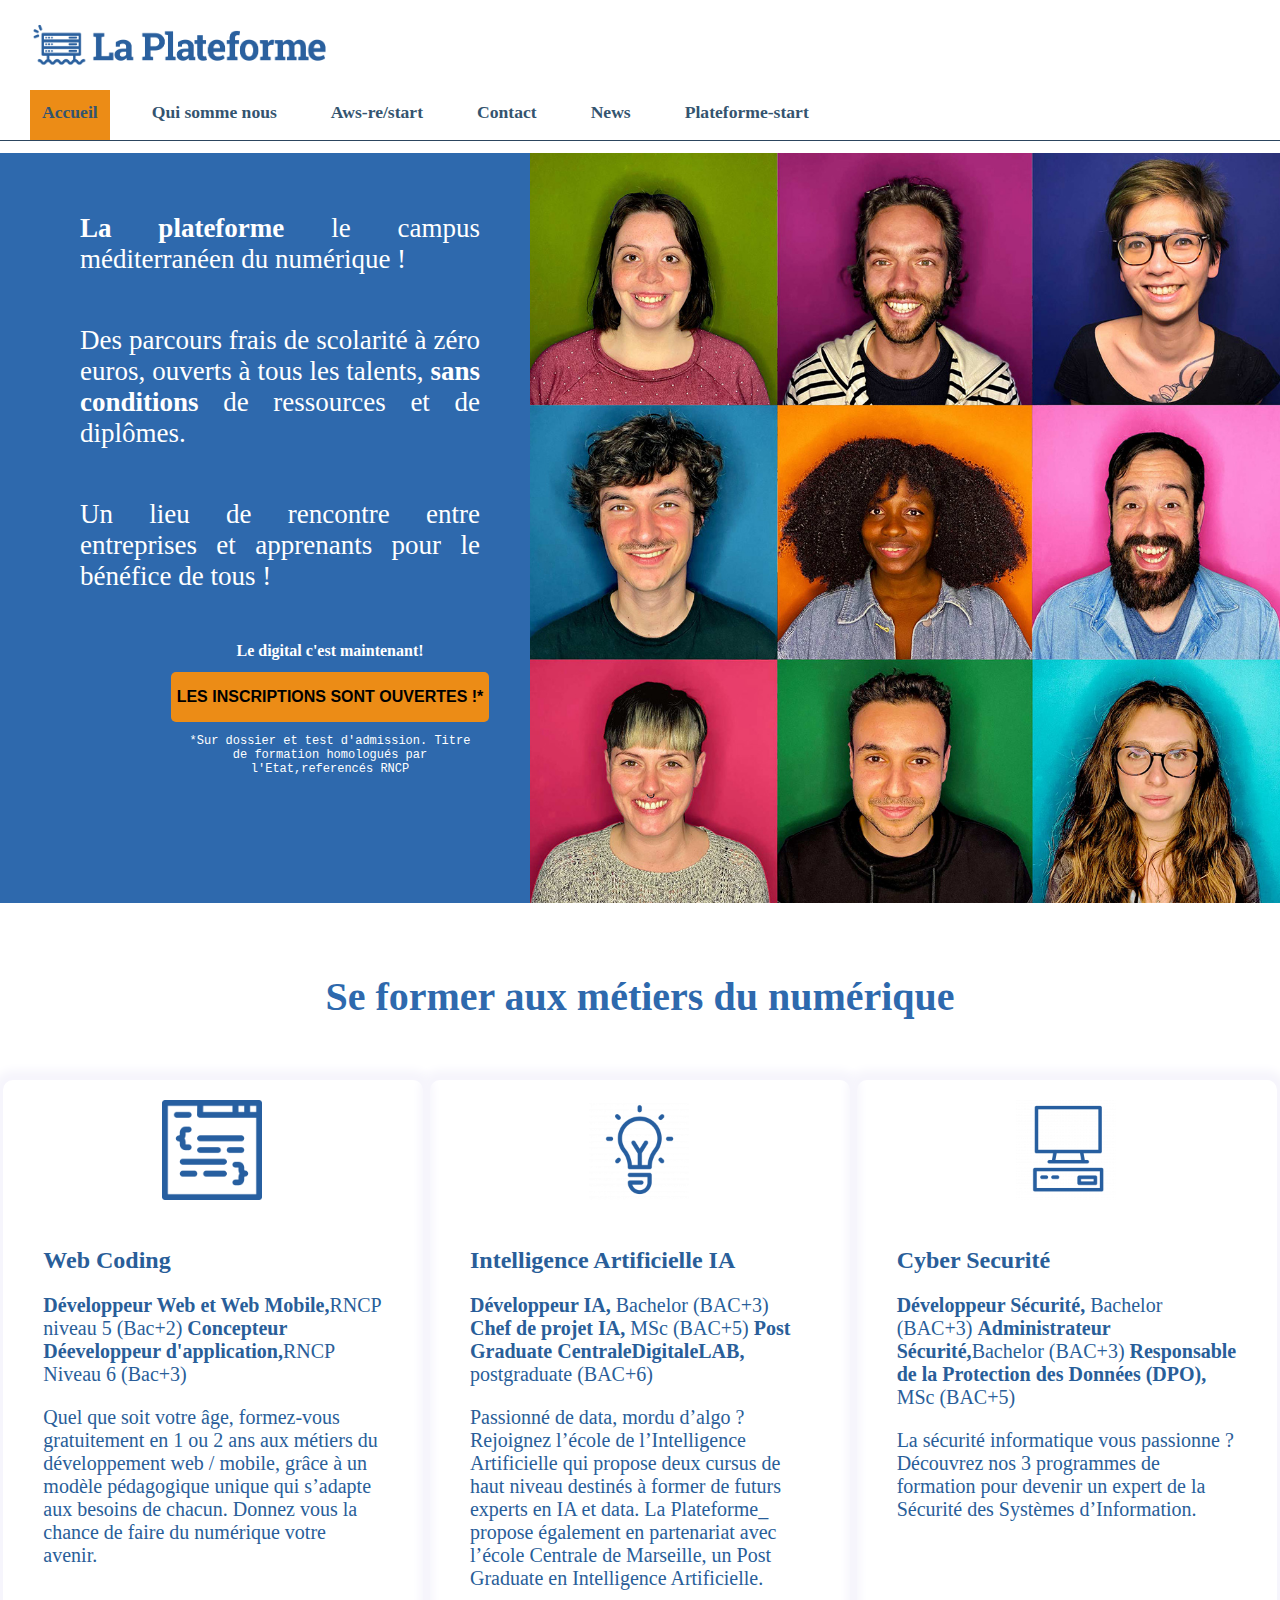
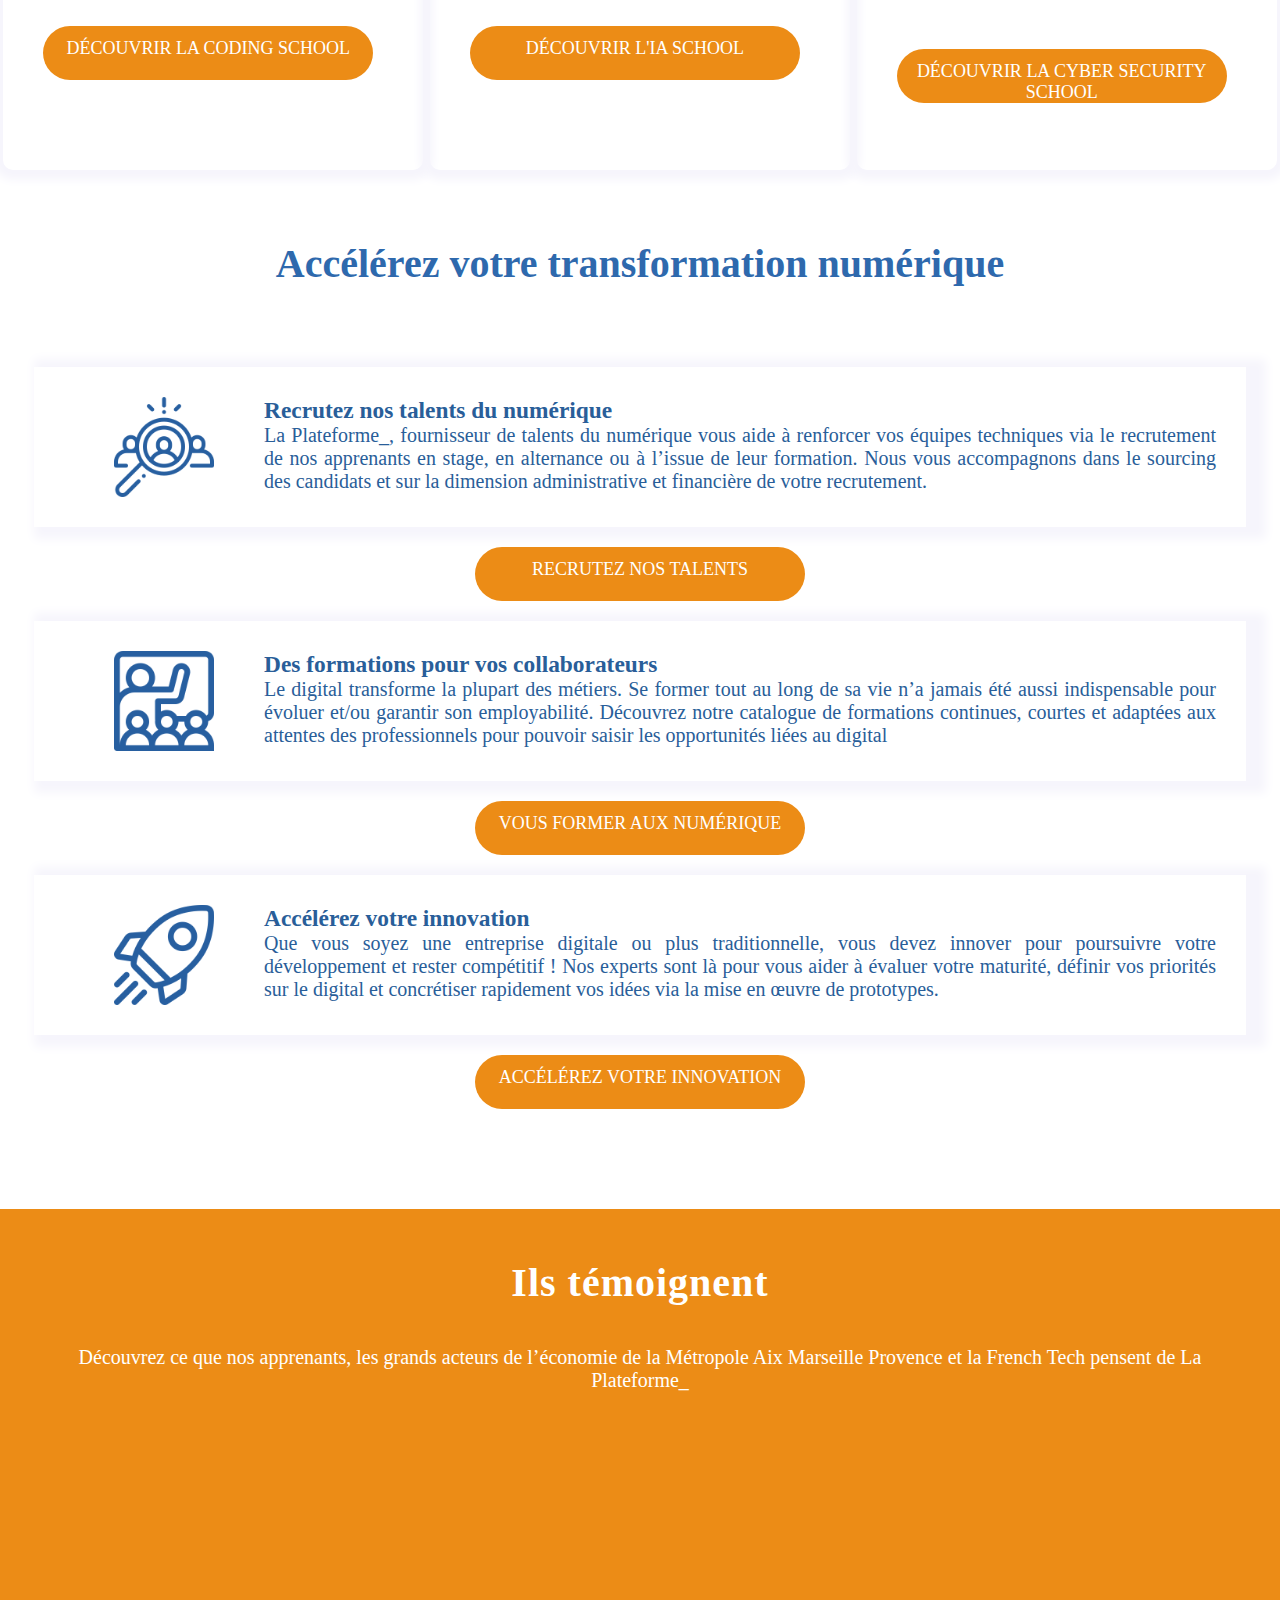
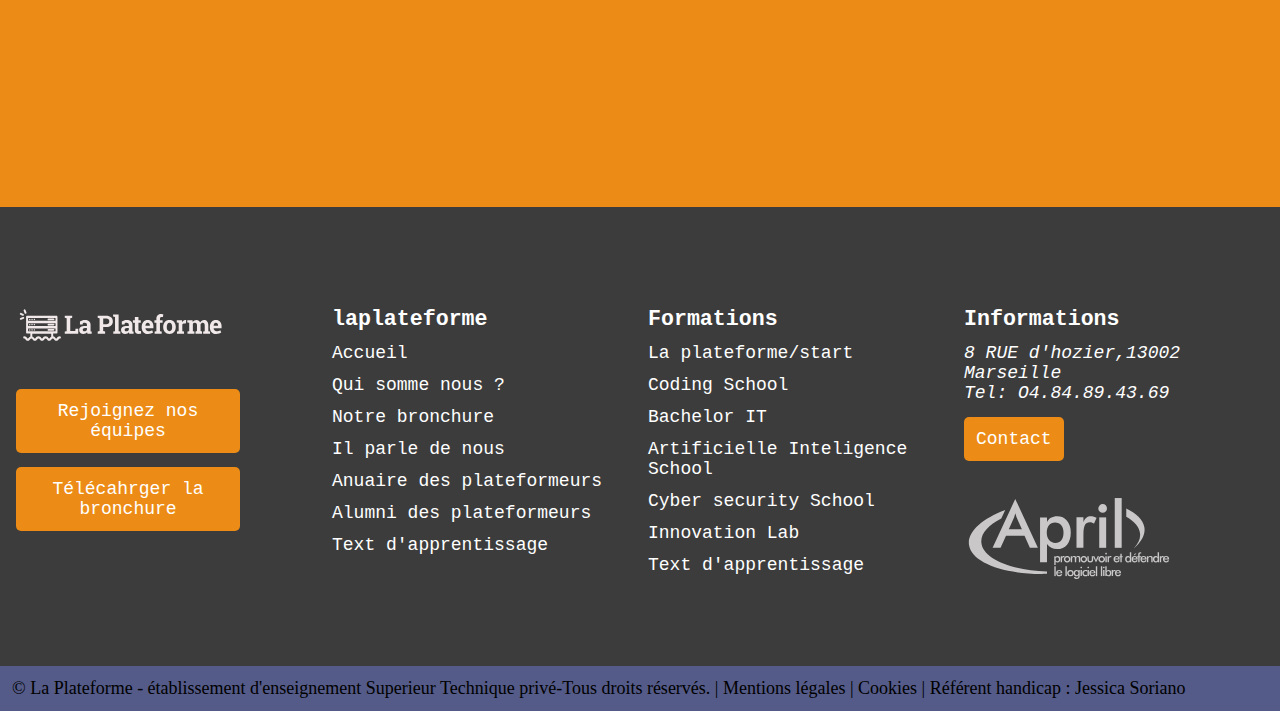
<file: index.html>
<!DOCTYPE html>
<html lang="en">
<head>
    <meta charset="UTF-8">
    <meta http-equiv="X-UA-Compatible" content="IE=edge">
    <meta name="viewport" content="width=device-width, initial-scale=1.0">
    <link rel="stylesheet" href="style.css">
    <title>Accueil</title>
</head>
<body>

    <header id="header">
        <h1>
            <a href="index.html" class="logos">
                <img src="images/logo_laplateforme_bleu.png" width="300" height="50" alt="logo laplateforme">
            </a>
        </h1>
        <nav class="nav">
            <ul>
                <li class="active"><a href="index.html">Accueil</a></li>
                <li><a href="qui-somme-nous.html"> Qui somme nous</a></li>
                <li><a href="aws-restart.html"> Aws-re/start</a></li>
                <li><a href="contact.html"> Contact</a></li>
                <li><a href="news.html"> News</a></li>
                <li><a href="plateforme-start.html"> Plateforme-start</a></li>
            </ul>
        </nav>
    </header>

    <!-- banier de bien venue -->
    <section class="banier">
        <img src="images/Bannier.jpg" width="800" height="750" alt="diveritée de l'ecole">
        
        <div class="col">
            <p>
                <Strong>La plateforme</Strong> le campus méditerranéen du numérique !
            </p>
            <p>Des parcours frais de scolarité à zéro euros, ouverts à tous les talents, <strong>sans conditions</strong> de ressources et de diplômes.</p>
            <p>Un lieu de rencontre entre entreprises et apprenants pour le bénéfice de tous !</p>
            
            <div class="centre">
                <strong>Le digital c'est maintenant!</strong><br>
                <button>Les inscriptions sont ouvertes !*</button><br>
                <span>*Sur dossier et test d'admission. Titre de formation homologués par l'Etat,referencés RNCP</span>
            </div>
        </div>
    </section>
    
    <!-- les formation et recrutement -->
    <section class="main">
        <h2>Se former aux métiers du numérique</h2>
        <div class="formation">
            <article class="box-article">
                <img src="images/coding.png" width="100" height="100" alt="description de code en programmation">
                <h3 class="titre-article">Web Coding</h3>
                <p> 
                    <strong>Développeur Web et Web Mobile,</strong>RNCP niveau 5 (Bac+2)
                    <strong>Concepteur Déeveloppeur d'application,</strong>RNCP Niveau 6 (Bac+3)
                </p>
                <p class="p">
                    Quel que soit votre âge, formez-vous gratuitement en 1 ou 2 ans aux métiers du développement web / mobile, 
                    grâce à un modèle pédagogique unique qui s’adapte aux besoins de chacun.
                    Donnez vous la chance de faire du numérique votre avenir.
                </p>
                <a href="#">Découvrir la Coding School</a>
               
            </article>
            <article class="box-article">
                <img src="images/AMPOULE_BLEU-150x150.png" width="100" height="100" alt="description de code en programmation">
                <h3 class="titre-article">Intelligence Artificielle IA</h3>
                <p> 
                    <strong>Développeur IA,</strong> Bachelor (BAC+3)
                    <strong>Chef de projet IA,</strong> MSc (BAC+5)
                    <strong>Post Graduate CentraleDigitaleLAB,</strong> postgraduate (BAC+6)
                </p>
                <p class="p">
                    Passionné de data, mordu d’algo ? Rejoignez l’école de l’Intelligence Artificielle qui propose deux cursus de haut niveau destinés à former de futurs experts en IA et data. La Plateforme_ propose également en partenariat avec l’école Centrale de Marseille, un Post Graduate en Intelligence Artificielle.
                </p>
                <a href="#">Découvrir l'IA School</a>
            </article>
            <article class="box-article">
                <img src="images/ORDINATEUR_BLEU-150x150.png" width="100" height="100" alt="description de code en programmation">
                <h3 class="titre-article">Cyber Securité</h3>
                <p>
                    <strong>Développeur Sécurité,</strong> Bachelor (BAC+3)
                    <strong>Administrateur Sécurité,</strong>Bachelor (BAC+3)
                    <strong>Responsable de la Protection des Données (DPO),</strong> MSc (BAC+5)
                </p>
                <p class="p">
                    La sécurité informatique vous passionne ? Découvrez nos 3 programmes de formation pour devenir un expert de la Sécurité des Systèmes d’Information.
                </p>
                <a href="#">Découvrir la Cyber security School</a>
            </article>
        </div>
        <h2>Accélérez votre transformation numérique</h2>
        <div class="transformation">
            <div class="box-info">
                <img src="images/recruitement.png" width="100" height="100" alt="Image demonstratif">
                <div>
                    <h3>Recrutez nos talents du numérique</h3>
                    <p>La Plateforme_, fournisseur de talents du numérique vous aide à renforcer vos équipes techniques via le recrutement de nos apprenants en stage, en alternance ou à l’issue de leur formation. Nous vous accompagnons dans le sourcing des candidats et sur la dimension administrative et financière de votre recrutement.</p>
                </div>
            </div>
            <a href="#" target="_blank">Recrutez nos talents</a>
            <div class="box-info">
                <img src="images/training.png" width="100" height="100" alt="Image demonstratif">
                <div>
                    <h3>Des formations pour vos collaborateurs</h3>
                    <p>Le digital transforme la plupart des métiers. Se former tout au long de sa vie n’a jamais été aussi indispensable pour évoluer et/ou garantir son employabilité. Découvrez notre catalogue de formations continues, courtes et adaptées aux attentes des professionnels pour pouvoir saisir les opportunités liées au digital</p>
                </div>
            </div>
            <a href="#" target="_blank">Vous Former aux numérique</a>
            <div class="box-info">
                <img src="images/boost.png" width="100" height="100" alt="Image demonstratif">
                <div>
                    <h3>Accélérez votre innovation</h3>
                    <p>Que vous soyez une entreprise digitale ou plus traditionnelle, vous devez innover pour poursuivre votre développement et rester compétitif ! Nos experts sont là pour vous aider à évaluer votre maturité, définir vos priorités sur le digital et concrétiser rapidement vos idées via la mise en œuvre de prototypes.</p>
                </div>
            </div>
            <a href="#" target="_blank">Accélérez Votre innovation</a>
        </div>
    </section>
    <section class="temoignage">
        <h2>Ils témoignent</h2>
        <p>Découvrez ce que nos apprenants, les grands acteurs de l’économie de la Métropole Aix Marseille Provence et la French Tech pensent de La Plateforme_</p>
        <div class="video">
            <iframe width="560" height="315" src="https://www.youtube.com/embed/sDkjt3UTukg" title="YouTube video player" frameborder="0" allow="accelerometer; autoplay; clipboard-write; encrypted-media; gyroscope; picture-in-picture; web-share" allowfullscreen></iframe>
            <iframe width="560" height="315" src="https://www.youtube.com/embed/8U4CCAFLqEs" title="YouTube video player" frameborder="0" allow="accelerometer; autoplay; clipboard-write; encrypted-media; gyroscope; picture-in-picture; web-share" allowfullscreen></iframe>
        </div>
    </section>

    <!-- footer -->
    <footer class="footer">
        <div class="row">
            <div class="col-foot">
                <img src="images/Logo_LaPLateforme_footer.svg" alt="logo de laplateforme">
                <p>
                    <i class="fa fa-facebook"></i>
                    <i class="fa fa-facebook"></i>
                    <i class="fa fa-facebook"></i>
                    <i class="fa fa-facebook"></i>
                    <i class="fa fa-facebook"></i>
                </p>
                <p>
                    <a href="#">Rejoignez nos équipes</a><br>
                    <a href="#">Télécahrger la bronchure</a>
                </p>
            </div>
            <div class="col-foot">
                <h4>laplateforme</h4>
                <ul>
                    <li><a href="#">Accueil</a></li>
                    <li><a href="#">Qui somme nous ?</a></li>
                    <li><a href="#">Notre bronchure</a></li>
                    <li><a href="#">Il parle de nous</a></li>
                    <li><a href="#">Anuaire des plateformeurs</a></li>
                    <li><a href="#">Alumni des plateformeurs</a></li>
                    <li><a href="#">Text d'apprentissage</a></li>
                </ul>
            </div>
            <div class="col-foot">
                <h4>Formations</h4>
                <ul>
                    <li><a href="#">La plateforme/start</a></li>
                    <li><a href="#">Coding School</a></li>
                    <li><a href="#">Bachelor IT</a></li>
                    <li><a href="#">Artificielle Inteligence School</a></li>
                    <li><a href="#">Cyber security School</a></li>
                    <li><a href="#">Innovation Lab</a></li>
                    <li><a href="#">Text d'apprentissage</a></li>
                </ul>
            </div>
            <div class="col-foot">
                <h4>Informations</h4>
                <address>
                    8 RUE d'hozier,13002 Marseille <br>
                    Tel: O4.84.89.43.69
                </address>
                <a href="#" class="contact">Contact</a>
                <img src="images/Logo_April_footer2.svg" alt="Logos april" title="Logos_april footer">
            </div>
        </div>
        <div class="copyright">
            &copy; La Plateforme - établissement d'enseignement Superieur Technique privé-Tous droits réservés.  | Mentions légales | Cookies | Référent handicap : Jessica Soriano
        </div>
    </footer>
    
</body>
</html>
</file>
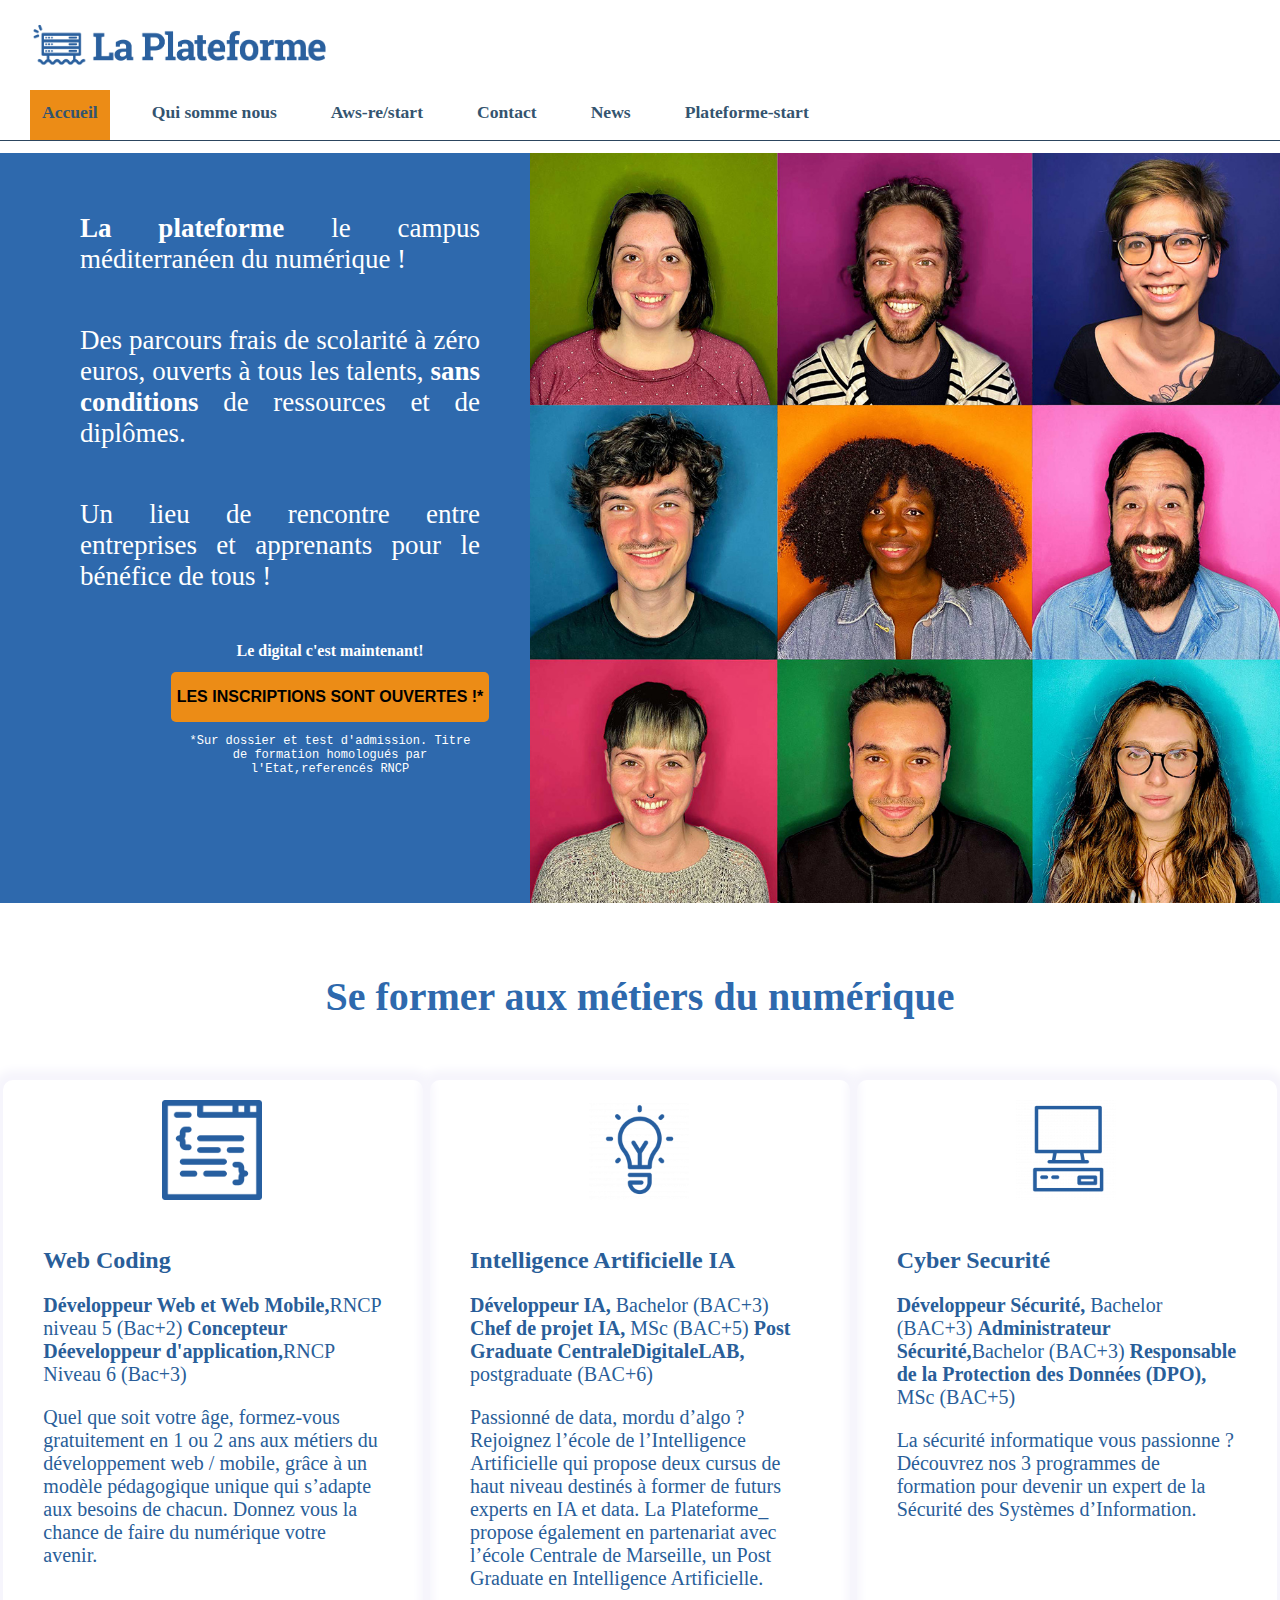
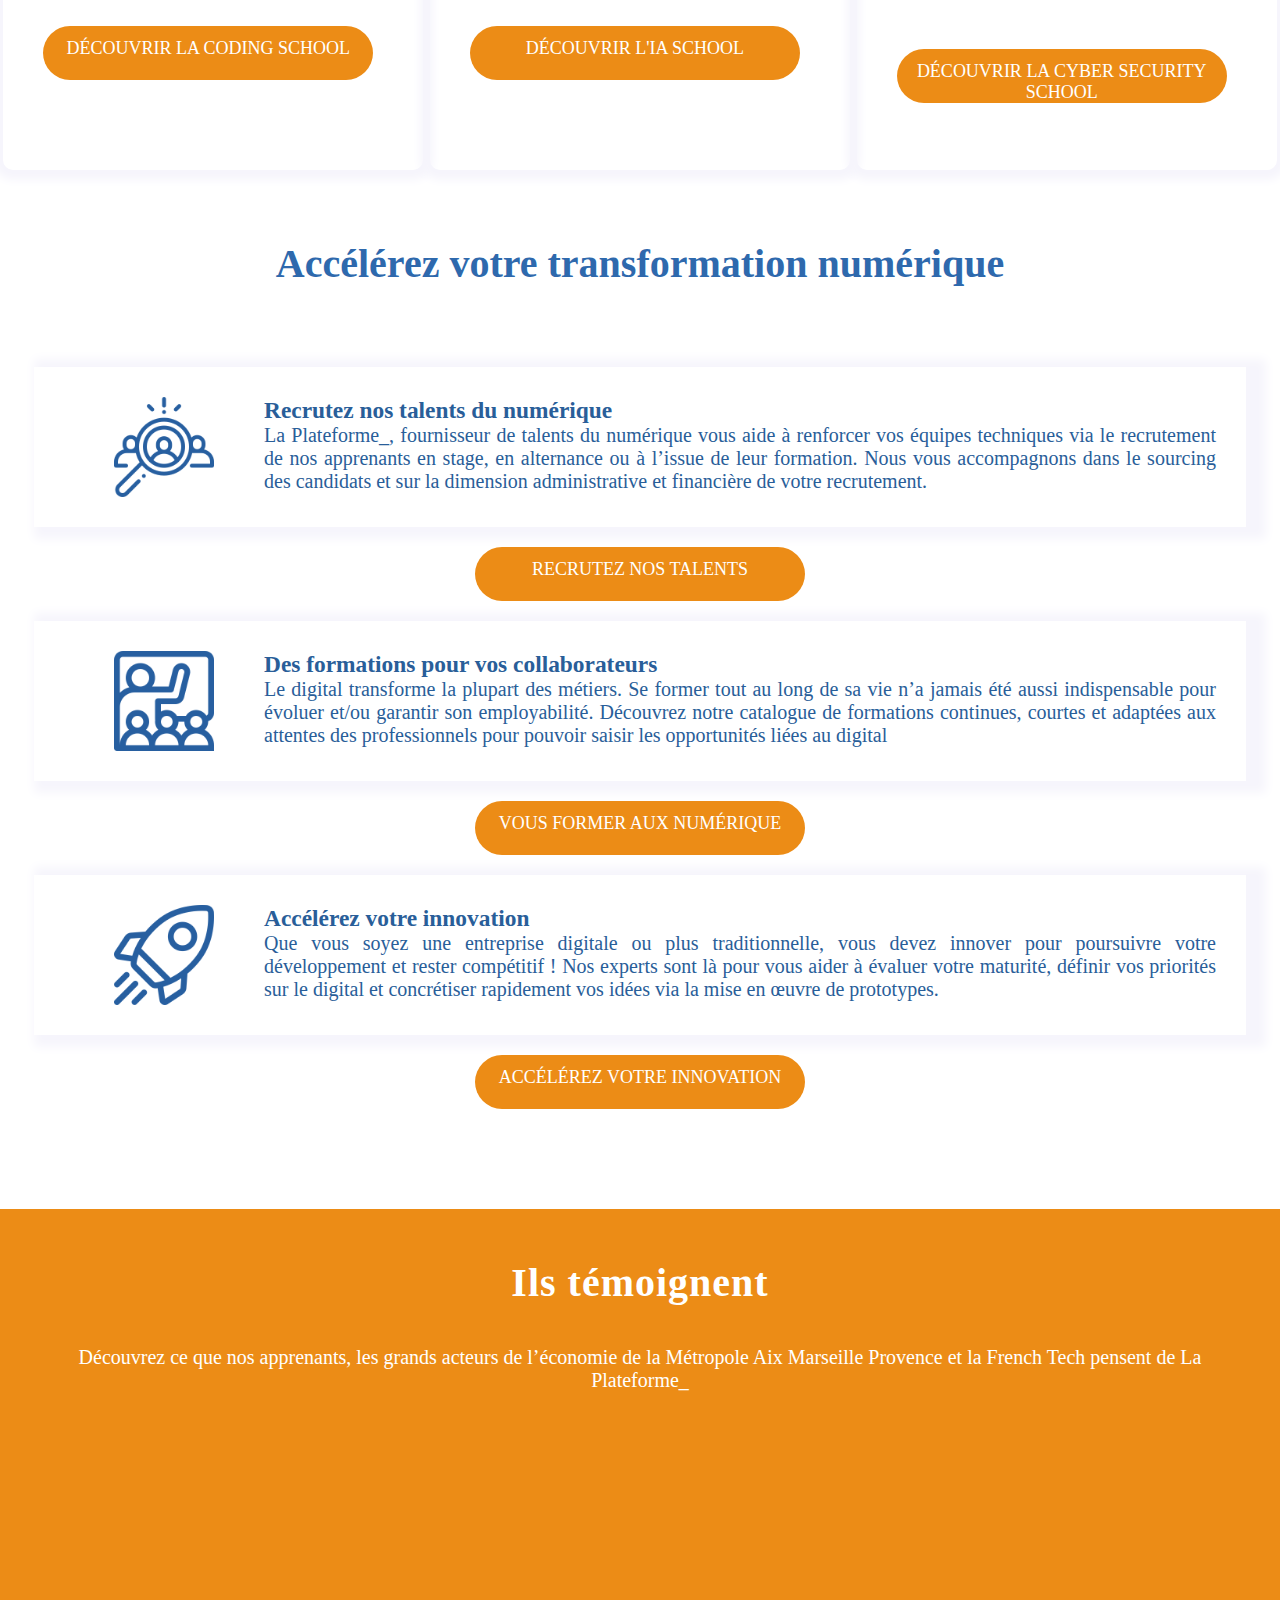
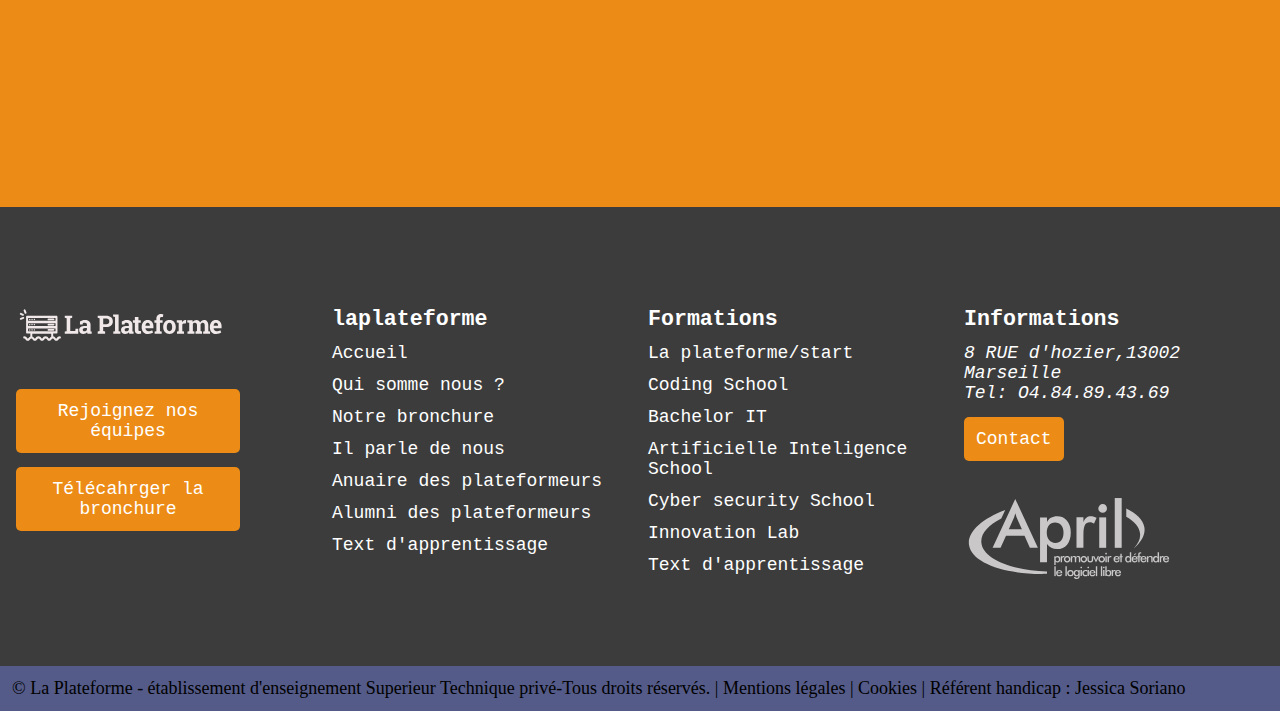
<file: accueil.html>
<!DOCTYPE html>
<html lang="en">
<head>
    <meta charset="UTF-8">
    <meta http-equiv="X-UA-Compatible" content="IE=edge">
    <meta name="viewport" content="width=device-width, initial-scale=1.0">
    <link rel="stylesheet" href="style.css">
    <title>Accueil</title>
</head>
<body>

    <header id="header">
        <h1>
            <a href="/index.html" class="logos">
                <img src="images/logo_laplateforme_bleu.png" width="300" height="50" alt="logo laplateforme">
            </a>
        </h1>
        <nav class="nav">
            <ul>
                <li class="active"><a href="accueil.html">Accueil</a></li>
                <li><a href="qui-somme-nous.html"> Qui somme nous</a></li>
                <li><a href="aws-restart.html"> Aws-re/start</a></li>
                <li><a href="contact.html"> Contact</a></li>
                <li><a href="news.html"> News</a></li>
                <li><a href="plateforme-start.html"> Plateforme-start</a></li>
            </ul>
        </nav>
    </header>

    <!-- banier de bien venue -->
    <section class="banier">
        <img src="images/Bannier.jpg" width="800" height="750" alt="diveritée de l'ecole">
        
        <div class="col">
            <p>
                <Strong>La plateforme</Strong> le campus méditerranéen du numérique !
            </p>
            <p>Des parcours frais de scolarité à zéro euros, ouverts à tous les talents, <strong>sans conditions</strong> de ressources et de diplômes.</p>
            <p>Un lieu de rencontre entre entreprises et apprenants pour le bénéfice de tous !</p>
            
            <div class="centre">
                <strong>Le digital c'est maintenant!</strong><br>
                <button>Les inscriptions sont ouvertes !*</button><br>
                <span>*Sur dossier et test d'admission. Titre de formation homologués par l'Etat,referencés RNCP</span>
            </div>
        </div>
    </section>
    
    <!-- les formation et recrutement -->
    <section class="main">
        <h2>Se former aux métiers du numérique</h2>
        <div class="formation">
            <article class="box-article">
                <img src="images/coding.png" width="100" height="100" alt="description de code en programmation">
                <h3 class="titre-article">Web Coding</h3>
                <p> 
                    <strong>Développeur Web et Web Mobile,</strong>RNCP niveau 5 (Bac+2)
                    <strong>Concepteur Déeveloppeur d'application,</strong>RNCP Niveau 6 (Bac+3)
                </p>
                <p class="p">
                    Quel que soit votre âge, formez-vous gratuitement en 1 ou 2 ans aux métiers du développement web / mobile, 
                    grâce à un modèle pédagogique unique qui s’adapte aux besoins de chacun.
                    Donnez vous la chance de faire du numérique votre avenir.
                </p>
                <a href="#">Découvrir la Coding School</a>
               
            </article>
            <article class="box-article">
                <img src="images/AMPOULE_BLEU-150x150.png" width="100" height="100" alt="description de code en programmation">
                <h3 class="titre-article">Intelligence Artificielle IA</h3>
                <p> 
                    <strong>Développeur IA,</strong> Bachelor (BAC+3)
                    <strong>Chef de projet IA,</strong> MSc (BAC+5)
                    <strong>Post Graduate CentraleDigitaleLAB,</strong> postgraduate (BAC+6)
                </p>
                <p class="p">
                    Passionné de data, mordu d’algo ? Rejoignez l’école de l’Intelligence Artificielle qui propose deux cursus de haut niveau destinés à former de futurs experts en IA et data. La Plateforme_ propose également en partenariat avec l’école Centrale de Marseille, un Post Graduate en Intelligence Artificielle.
                </p>
                <a href="#">Découvrir l'IA School</a>
            </article>
            <article class="box-article">
                <img src="images/ORDINATEUR_BLEU-150x150.png" width="100" height="100" alt="description de code en programmation">
                <h3 class="titre-article">Cyber Securité</h3>
                <p>
                    <strong>Développeur Sécurité,</strong> Bachelor (BAC+3)
                    <strong>Administrateur Sécurité,</strong>Bachelor (BAC+3)
                    <strong>Responsable de la Protection des Données (DPO),</strong> MSc (BAC+5)
                </p>
                <p class="p">
                    La sécurité informatique vous passionne ? Découvrez nos 3 programmes de formation pour devenir un expert de la Sécurité des Systèmes d’Information.
                </p>
                <a href="#">Découvrir la Cyber security School</a>
            </article>
        </div>
        <h2>Accélérez votre transformation numérique</h2>
        <div class="transformation">
            <div class="box-info">
                <img src="images/recruitement.png" width="100" height="100" alt="Image demonstratif">
                <div>
                    <h3>Recrutez nos talents du numérique</h3>
                    <p>La Plateforme_, fournisseur de talents du numérique vous aide à renforcer vos équipes techniques via le recrutement de nos apprenants en stage, en alternance ou à l’issue de leur formation. Nous vous accompagnons dans le sourcing des candidats et sur la dimension administrative et financière de votre recrutement.</p>
                </div>
            </div>
            <a href="#" target="_blank">Recrutez nos talents</a>
            <div class="box-info">
                <img src="images/training.png" width="100" height="100" alt="Image demonstratif">
                <div>
                    <h3>Des formations pour vos collaborateurs</h3>
                    <p>Le digital transforme la plupart des métiers. Se former tout au long de sa vie n’a jamais été aussi indispensable pour évoluer et/ou garantir son employabilité. Découvrez notre catalogue de formations continues, courtes et adaptées aux attentes des professionnels pour pouvoir saisir les opportunités liées au digital</p>
                </div>
            </div>
            <a href="#" target="_blank">Vous Former aux numérique</a>
            <div class="box-info">
                <img src="images/boost.png" width="100" height="100" alt="Image demonstratif">
                <div>
                    <h3>Accélérez votre innovation</h3>
                    <p>Que vous soyez une entreprise digitale ou plus traditionnelle, vous devez innover pour poursuivre votre développement et rester compétitif ! Nos experts sont là pour vous aider à évaluer votre maturité, définir vos priorités sur le digital et concrétiser rapidement vos idées via la mise en œuvre de prototypes.</p>
                </div>
            </div>
            <a href="#" target="_blank">Accélérez Votre innovation</a>
        </div>
    </section>
    <section class="temoignage">
        <h2>Ils témoignent</h2>
        <p>Découvrez ce que nos apprenants, les grands acteurs de l’économie de la Métropole Aix Marseille Provence et la French Tech pensent de La Plateforme_</p>
        <div class="video">
            <iframe width="560" height="315" src="https://www.youtube.com/embed/sDkjt3UTukg" title="YouTube video player" frameborder="0" allow="accelerometer; autoplay; clipboard-write; encrypted-media; gyroscope; picture-in-picture; web-share" allowfullscreen></iframe>
            <iframe width="560" height="315" src="https://www.youtube.com/embed/8U4CCAFLqEs" title="YouTube video player" frameborder="0" allow="accelerometer; autoplay; clipboard-write; encrypted-media; gyroscope; picture-in-picture; web-share" allowfullscreen></iframe>
        </div>
    </section>

    <!-- footer -->
    <footer class="footer">
        <div class="row">
            <div class="col-foot">
                <img src="images/Logo_LaPLateforme_footer.svg" alt="logo de laplateforme">
                <p>
                    <i class="fa fa-facebook"></i>
                    <i class="fa fa-facebook"></i>
                    <i class="fa fa-facebook"></i>
                    <i class="fa fa-facebook"></i>
                    <i class="fa fa-facebook"></i>
                </p>
                <p>
                    <a href="#">Rejoignez nos équipes</a><br>
                    <a href="#">Télécahrger la bronchure</a>
                </p>
            </div>
            <div class="col-foot">
                <h4>laplateforme</h4>
                <ul>
                    <li><a href="#">Accueil</a></li>
                    <li><a href="#">Qui somme nous ?</a></li>
                    <li><a href="#">Notre bronchure</a></li>
                    <li><a href="#">Il parle de nous</a></li>
                    <li><a href="#">Anuaire des plateformeurs</a></li>
                    <li><a href="#">Alumni des plateformeurs</a></li>
                    <li><a href="#">Text d'apprentissage</a></li>
                </ul>
            </div>
            <div class="col-foot">
                <h4>Formations</h4>
                <ul>
                    <li><a href="#">La plateforme/start</a></li>
                    <li><a href="#">Coding School</a></li>
                    <li><a href="#">Bachelor IT</a></li>
                    <li><a href="#">Artificielle Inteligence School</a></li>
                    <li><a href="#">Cyber security School</a></li>
                    <li><a href="#">Innovation Lab</a></li>
                    <li><a href="#">Text d'apprentissage</a></li>
                </ul>
            </div>
            <div class="col-foot">
                <h4>Informations</h4>
                <address>
                    8 RUE d'hozier,13002 Marseille <br>
                    Tel: O4.84.89.43.69
                </address>
                <a href="#" class="contact">Contact</a>
                <img src="images/Logo_April_footer2.svg" alt="Logos april" title="Logos_april footer">
            </div>
        </div>
        <div class="copyright">
            &copy; La Plateforme - établissement d'enseignement Superieur Technique privé-Tous droits réservés.  | Mentions légales | Cookies | Référent handicap : Jessica Soriano
        </div>
    </footer>
    
</body>
</html>
</file>
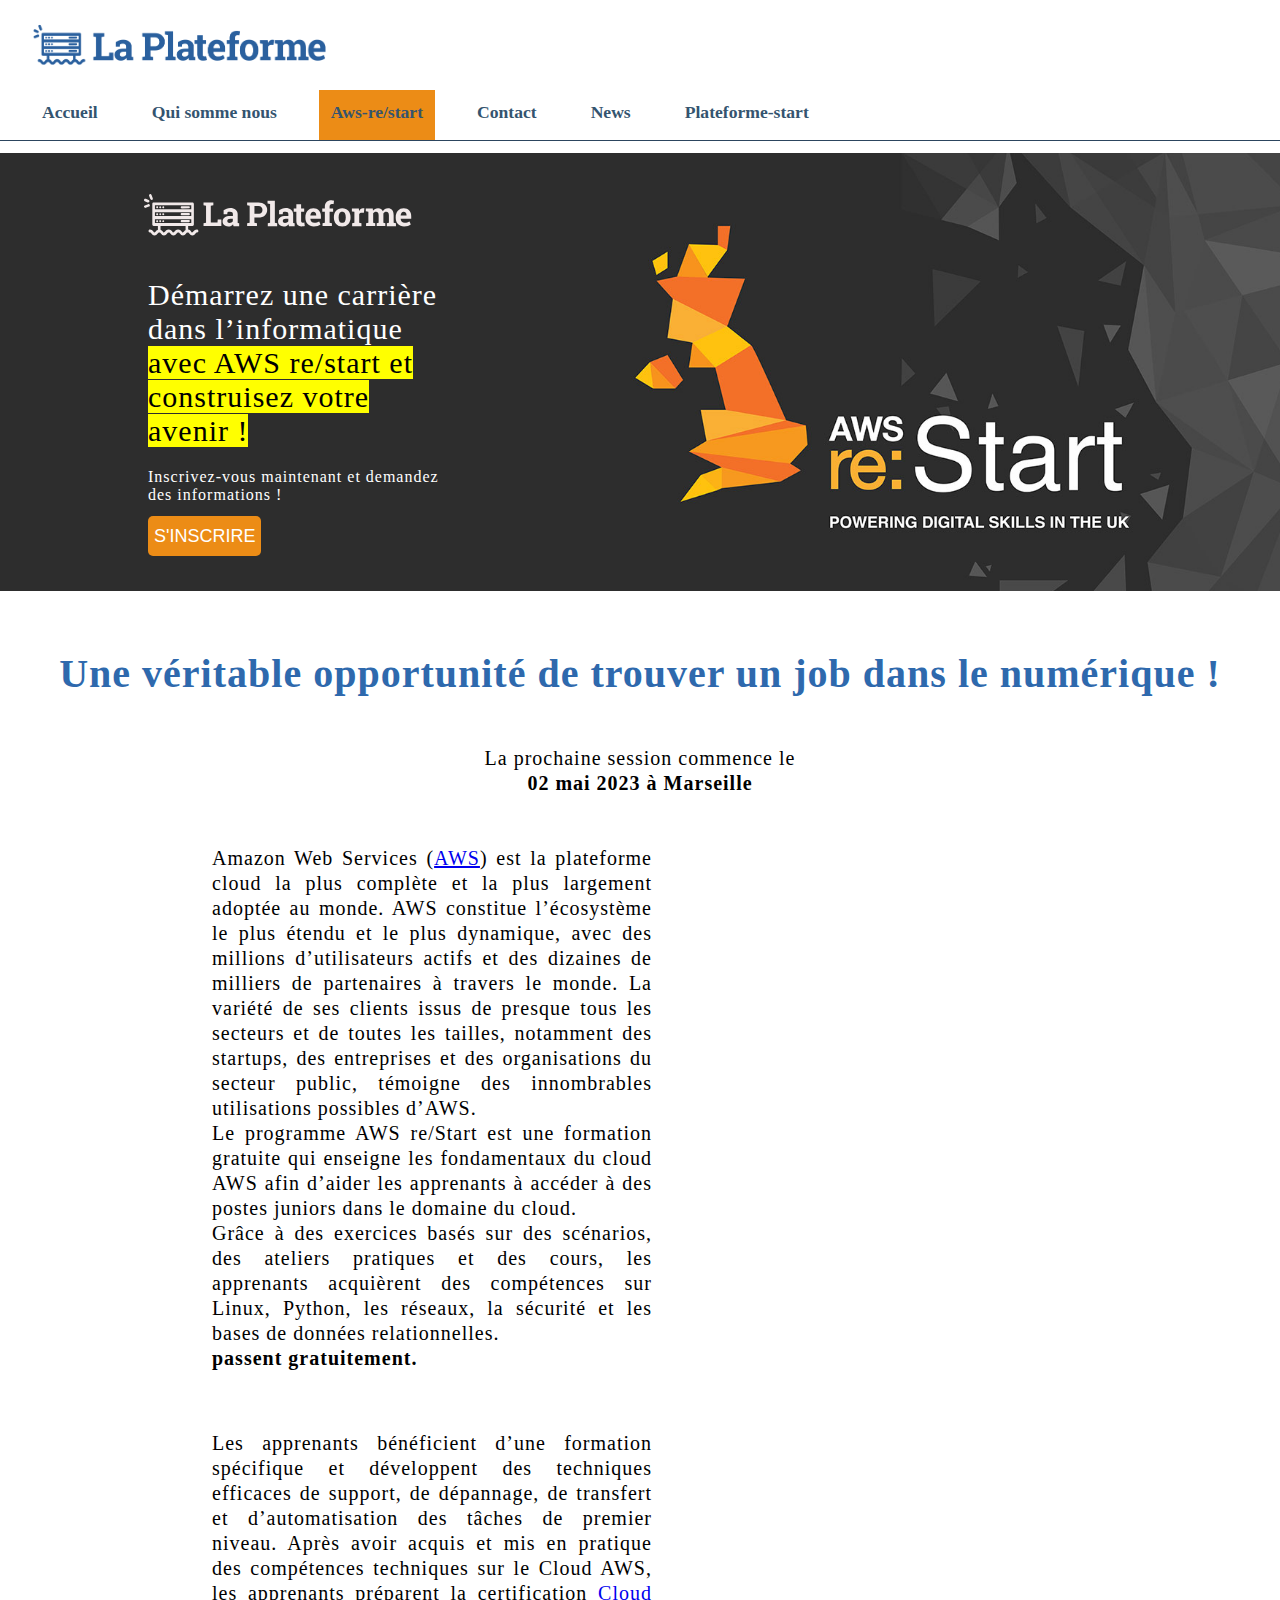
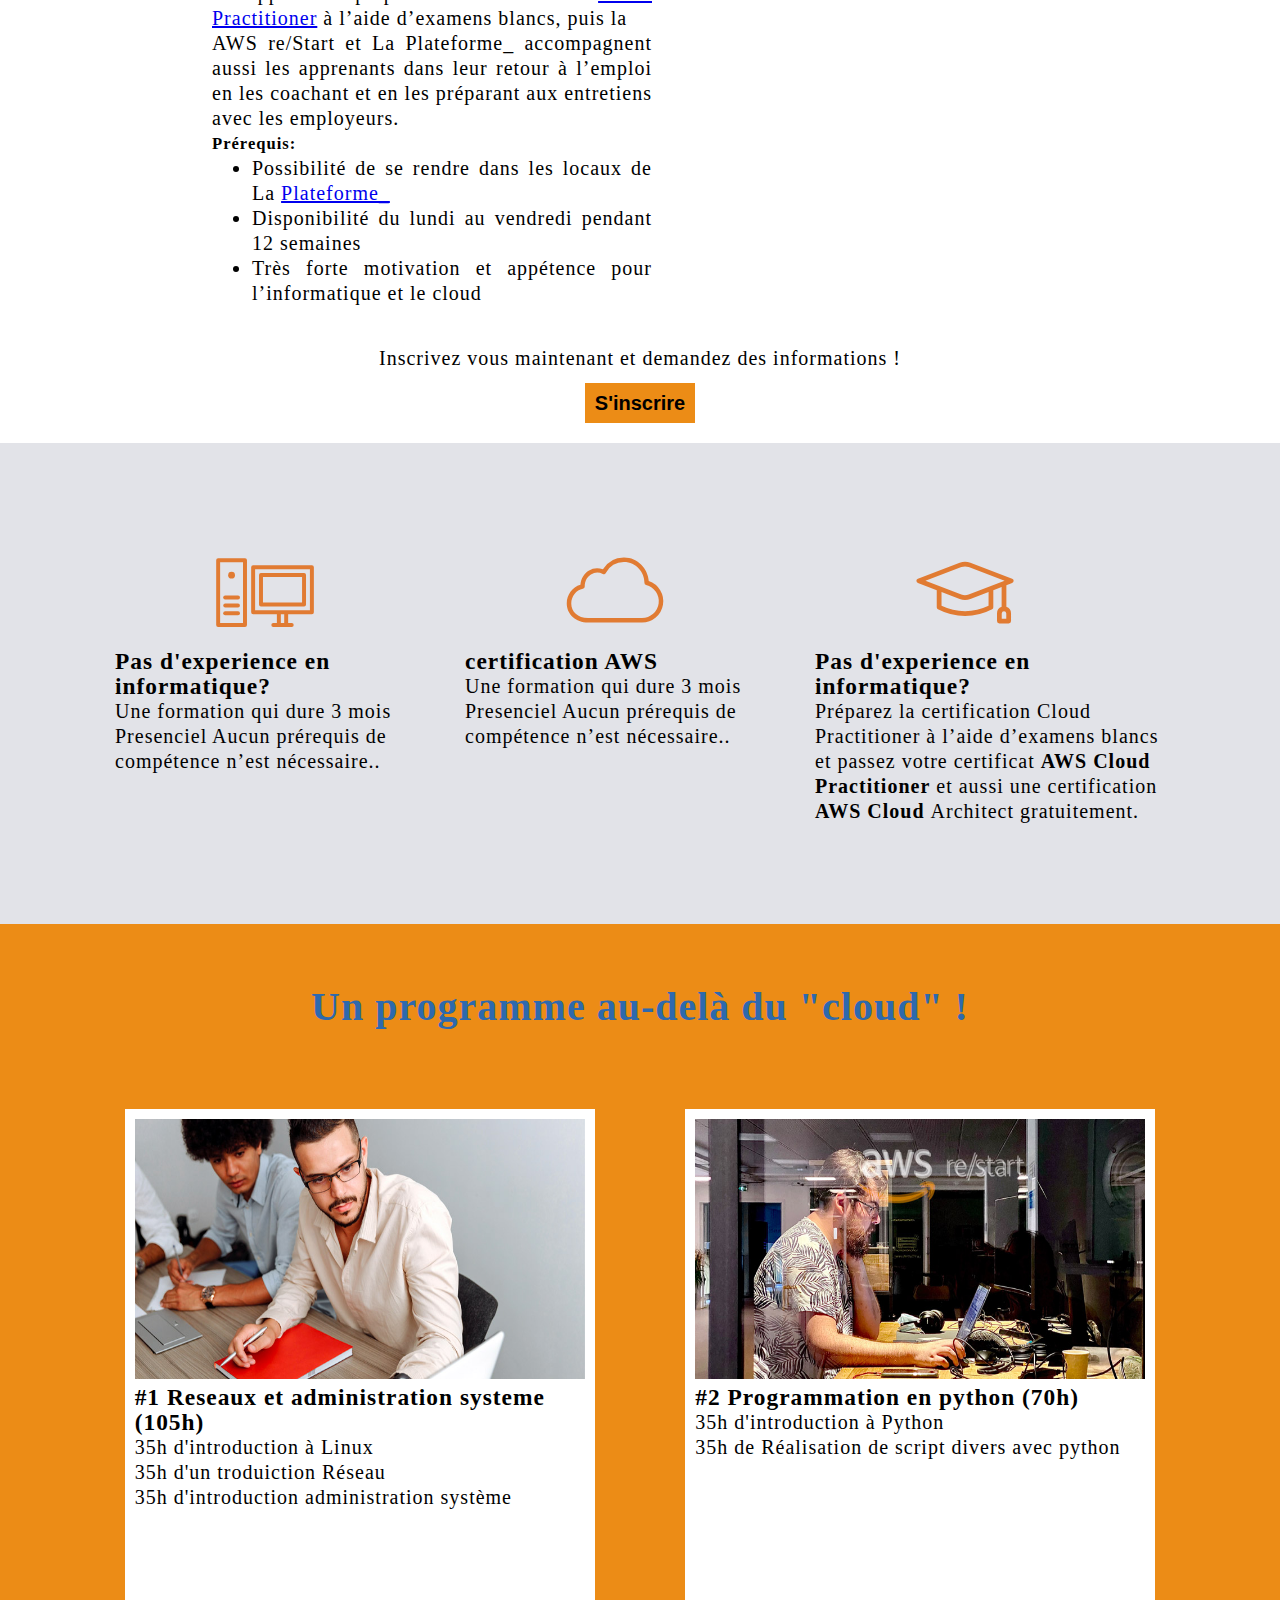
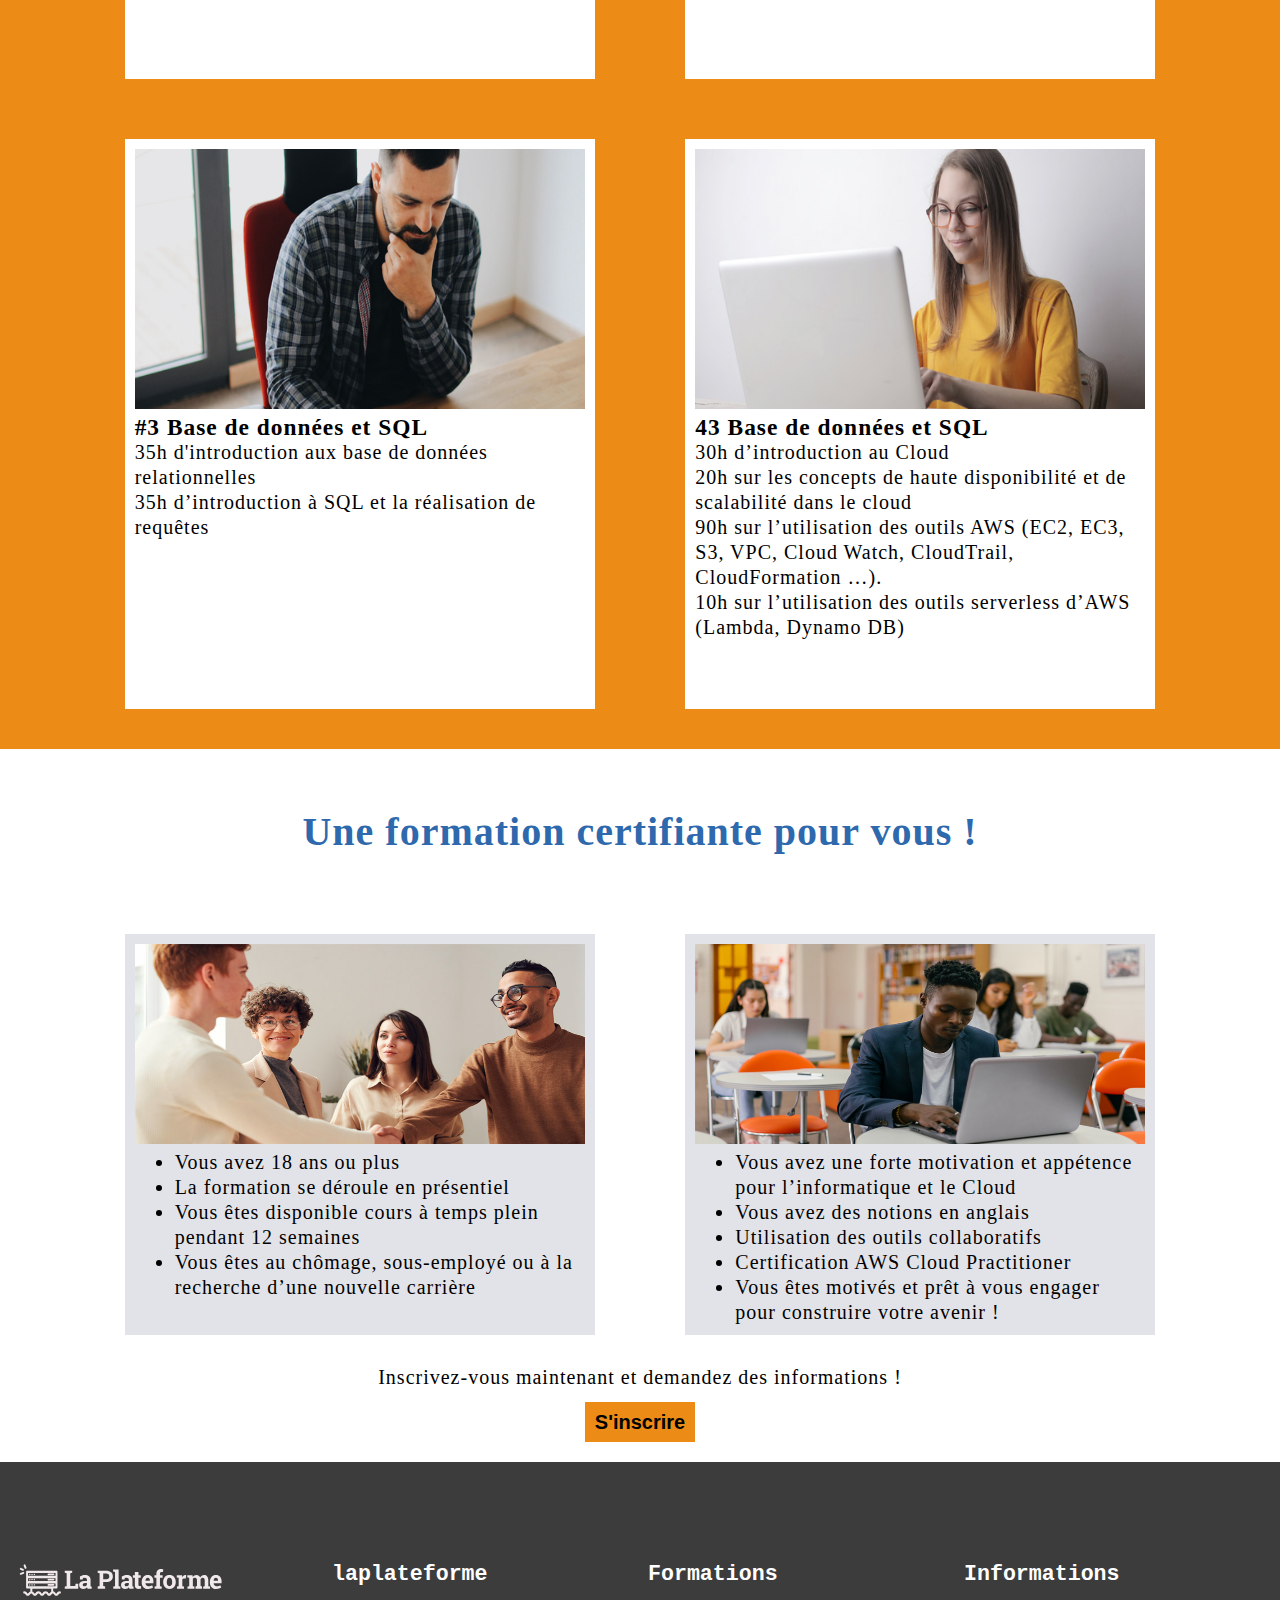
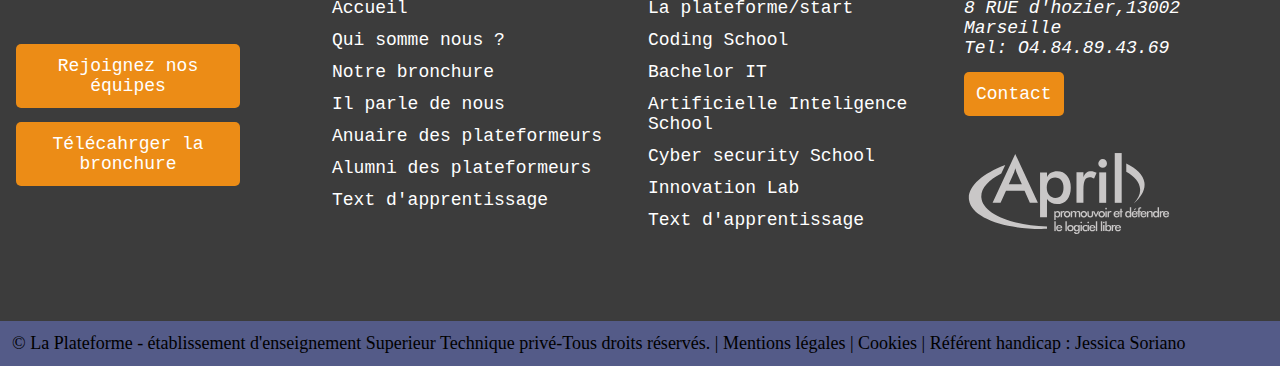
<file: aws-restart.html>
<!DOCTYPE html>
<html lang="en">
<head>
    <meta charset="UTF-8">
    <meta http-equiv="X-UA-Compatible" content="IE=edge">
    <meta name="viewport" content="width=device-width, initial-scale=1.0">
    <link rel="stylesheet" href="style.css">
    <title>Aws-restar</title>
</head>
<body>

    <!-- header -->
    <header id="header">
        <h1>
            <a href="/index.html" class="logos">
                <img src="images/logo_laplateforme_bleu.png" width="300" height="50" alt="logo laplateforme">
            </a>
        </h1>
        <nav class="nav">
            <ul>
                <li><a href="accueil.html">Accueil</a></li>
                <li><a href="qui-somme-nous.html"> Qui somme nous</a></li>
                <li class="active"><a href="aws-restart.html"> Aws-re/start</a></li>
                <li><a href="contact.html"> Contact</a></li>
                <li><a href="news.html"> News</a></li>
                <li><a href="plateforme-start.html"> Plateforme-start</a></li>
            </ul>
        </nav>
    </header>

    <!-- bannier -->
    <section class="bannier">
        <img src="images/Logo_LaPLateforme_footer.svg" alt="" width="300" height="50">
        <p>
            Démarrez une carrière dans l’informatique<mark> avec AWS re/start et construisez votre avenir !</mark>
        </p>
        <p class="taille-moyen">
            Inscrivez-vous maintenant et demandez des informations !
        </p>
        <button>s'inscrire</button>
    </section>

    <!-- main -->
    <section class="main">
        <div class="box">
            <h2>Une véritable opportunité de trouver un job dans le numérique !</h2>
            <p class="sous-title">La prochaine session commence le  <br><strong> 02 mai 2023 à Marseille</strong></p>
            
            <div class="para">
                <div class="paragraphe">
                    <p>Amazon Web Services (<a href="#">AWS</a>) est la plateforme cloud la plus complète et la plus largement adoptée au monde. AWS constitue l’écosystème le plus étendu et le plus dynamique, avec des millions d’utilisateurs actifs et des dizaines de milliers de partenaires à travers le monde. La variété de ses clients issus de presque tous les secteurs et de toutes les tailles, notamment des startups, des entreprises et des organisations du secteur public, témoigne des innombrables utilisations possibles d’AWS.</p>
                    <p>Le programme AWS re/Start est une formation gratuite qui enseigne les fondamentaux du cloud AWS afin d’aider les apprenants à accéder à des postes juniors dans le domaine du cloud.</p>
                    <p>Grâce à des exercices basés sur des scénarios, des ateliers pratiques et des cours, les apprenants acquièrent des compétences sur Linux, Python, les réseaux, la sécurité et les bases de données relationnelles. <br><strong>passent gratuitement.</strong> </p>
                    <p></p>
                </div>
                <div class="paragraphe">
                    <p>Les apprenants bénéficient d’une formation spécifique et développent des techniques efficaces de support, de dépannage, de transfert et d’automatisation des tâches de premier niveau.
                        Après avoir acquis et mis en pratique des compétences techniques sur le Cloud AWS, les apprenants préparent la certification <a href="#">Cloud Practitioner</a> à l’aide d’examens blancs, puis la</p>
                    
                    <p>AWS re/Start et La Plateforme_ accompagnent aussi les apprenants dans leur retour à l’emploi en les coachant et en les préparant aux entretiens avec les employeurs.</p>
                    <h5>Prérequis:</h5>
                    <ul>
                        <li>Possibilité de se rendre dans les locaux de La <a href="/indesx.html">Plateforme_</a></li>
                        <li>Disponibilité du lundi au vendredi pendant 12 semaines</li>
                        <li>Très forte motivation et appétence pour l’informatique et le cloud</li>
                    </ul>
                </div>
            </div>
            <div class="inscrivez-vous">
                <p>Inscrivez vous maintenant et demandez des informations !</p>
                <button>S'inscrire</button>
            </div>
        </div>
        <div class="box critaire">
            <article>
                <img src="images/icon-computer.svg" width="300" height="100" alt="ordinateur">
                <h3>Pas d'experience en informatique?</h3>
                <p>Une formation qui dure 3 mois Presenciel Aucun prérequis de compétence n’est nécessaire..</p>
            </article>
            <article>
                <img src="images/icon-cloud.svg" width="300" height="100" alt="cloud">
                <h3>certification AWS</h3>
                <p>Une formation qui dure 3 mois Presenciel Aucun prérequis de compétence n’est nécessaire..</p>
            </article>
            <article>
                <img src="images/icon-training.svg" width="300" height="100" alt="diplome">
                <h3>Pas d'experience en informatique?</h3>
                <p>Préparez la certification Cloud Practitioner à l’aide d’examens blancs et passez votre certificat <strong>AWS Cloud Practitioner</strong> et aussi une certification<strong> AWS Cloud </strong>Architect gratuitement.</p>
            </article>
        </div>
        <div class="box box2">
            <h2>Un programme au-delà du "cloud" !</h2>
            <div class="box-article">
                <article>
                    <img src="images/aws-image1.jpg" width="450" height="260" alt="image reseau et administration systeme">
                    <h3>#1 Reseaux et  administration systeme (105h)</h3>
                    <p>35h d'introduction  à Linux</p>
                    <p>35h d'un troduiction Réseau</p>
                    <p>35h d'introduction administration système</p>
                </article>
                <article>
                    <img src="images/aws-image2.jpg" width="450" height="260" alt="Programation">
                    <h3>#2 Programmation en python (70h)</h3>
                    <p>35h d'introduction  à Python </p>
                    <p>35h de Réalisation de script divers avec python</p>
                </article>
                <article>
                    <img src="images/aws-image3.jpg" width="450" height="260" alt="Programation">
                    <h3>#3 Base de données et SQL</h3>
                    <p>35h d'introduction aux base de données relationnelles </p>
                    <p>35h d’introduction à SQL et la réalisation de requêtes</p>
                </article>
                <article>
                    <img src="images/aws-image4.jpg" width="450" height="260" alt="claud aws (150h)">
                    <h3>43 Base de données et SQL</h3>
                    <p>
                        30h d’introduction au Cloud <br>
                        20h sur les concepts de haute disponibilité et de scalabilité dans le cloud <br>
                        90h sur l’utilisation des outils AWS (EC2, EC3, S3, VPC, Cloud Watch, CloudTrail, CloudFormation …). <br>
                        10h sur l’utilisation des outils serverless d’AWS (Lambda, Dynamo DB)</p>
                </article>
            </div>
        </div>
        <div class="box">
            <h2>Une formation certifiante pour vous !</h2>
            <div class="row">
                <article>
                    <img src="images/aws-image3 (1).jpg" width="450" height="200" alt="jeunnesse">
                    <ul>
                        <li>Vous avez 18 ans ou plus</li>
                        <li>La formation se déroule en présentiel</li>
                        <li>Vous êtes disponible cours à temps plein pendant 12 semaines</li>
                        <li>Vous êtes au chômage, sous-employé ou à la recherche d’une nouvelle carrière</li>
                    </ul>
                </article>
                <article>
                    <img src="images/aws-image4 (1).jpg"  width="450" height="200" alt="jeunnesse">
                    <ul>
                        <li>Vous avez une forte motivation et appétence pour l’informatique et le Cloud</li>
                        <li>Vous avez des notions en anglais</li>
                        <li>Utilisation des outils collaboratifs</li>
                        <li>Certification AWS Cloud Practitioner</li>
                        <li>Vous êtes motivés et prêt à vous engager pour construire votre avenir !</li>
                    </ul>
                </article>
            </div>
            <div class="inscrivez-vous">
                <p>Inscrivez-vous maintenant et demandez des informations !</p>
                <button>S'inscrire</button>
                
            </div>
        </div>

    </section>
    
<!-- footer -->
    <footer class="footer">
        <div class="row">
            <div class="col-foot">
                <img src="images/Logo_LaPLateforme_footer.svg" alt="logo de laplateforme">
                <p>
                    <i class="fa fa-facebook"></i>
                    <i class="fa fa-facebook"></i>
                    <i class="fa fa-facebook"></i>
                    <i class="fa fa-facebook"></i>
                    <i class="fa fa-facebook"></i>
                </p>
                <p>
                    <a href="#">Rejoignez nos équipes</a><br>
                    <a href="#">Télécahrger la bronchure</a>
                </p>
            </div>
            <div class="col-foot">
                <h4>laplateforme</h4>
                <ul>
                    <li><a href="#">Accueil</a></li>
                    <li><a href="#">Qui somme nous ?</a></li>
                    <li><a href="#">Notre bronchure</a></li>
                    <li><a href="#">Il parle de nous</a></li>
                    <li><a href="#">Anuaire des plateformeurs</a></li>
                    <li><a href="#">Alumni des plateformeurs</a></li>
                    <li><a href="#">Text d'apprentissage</a></li>
                </ul>
            </div>
            <div class="col-foot">
                <h4>Formations</h4>
                <ul>
                    <li><a href="#">La plateforme/start</a></li>
                    <li><a href="#">Coding School</a></li>
                    <li><a href="#">Bachelor IT</a></li>
                    <li><a href="#">Artificielle Inteligence School</a></li>
                    <li><a href="#">Cyber security School</a></li>
                    <li><a href="#">Innovation Lab</a></li>
                    <li><a href="#">Text d'apprentissage</a></li>
                </ul>
            </div>
            <div class="col-foot">
                <h4>Informations</h4>
                <address>
                    8 RUE d'hozier,13002 Marseille <br>
                    Tel: O4.84.89.43.69
                </address>
                <a href="#" class="contact">Contact</a>
                <img src="images/Logo_April_footer2.svg" alt="Logos april" title="Logos_april footer">
            </div>
        </div>
        <div class="copyright">
            &copy; La Plateforme - établissement d'enseignement Superieur Technique privé-Tous droits réservés.  | Mentions légales | Cookies | Référent handicap : Jessica Soriano
        </div>
    </footer>
    
</body>
</html>
</file>
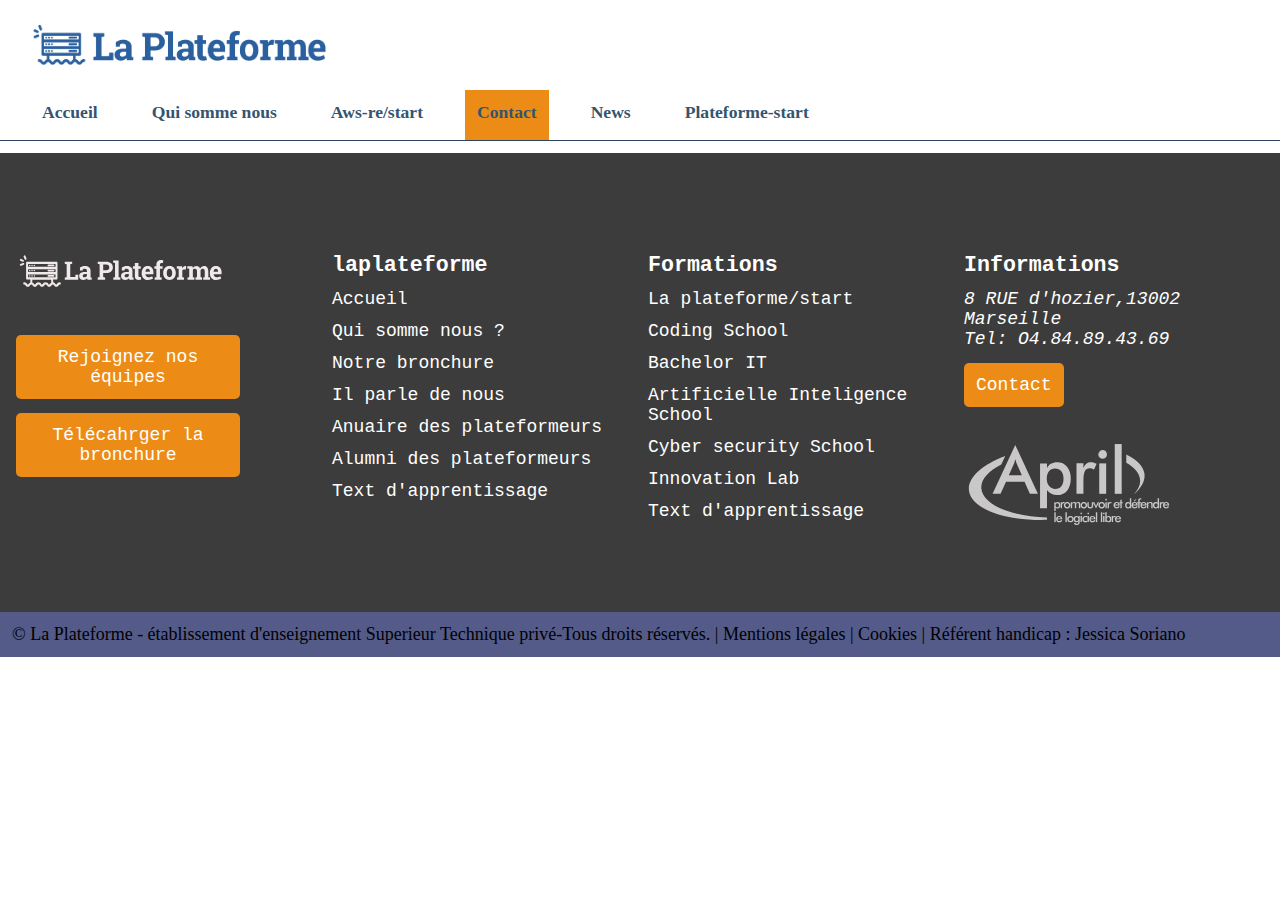
<file: contact.html>
<!DOCTYPE html>
<html lang="en">
<head>
    <meta charset="UTF-8">
    <meta http-equiv="X-UA-Compatible" content="IE=edge">
    <meta name="viewport" content="width=device-width, initial-scale=1.0">
    <link rel="stylesheet" href="style.css">
    <title>contact</title>
</head>
<body>

    <header id="header">
        <h1>
            <a href="/index.html" class="logos">
                <img src="images/logo_laplateforme_bleu.png" width="300" height="50" alt="logo laplateforme">
            </a>
        </h1>
        <nav class="nav">
            <ul>
                <li><a href="accueil.html">Accueil</a></li>
                <li><a href="qui-somme-nous.html"> Qui somme nous</a></li>
                <li><a href="aws-restart.html"> Aws-re/start</a></li>
                <li class="active"><a href="contact.html"> Contact</a></li>
                <li><a href="news.html"> News</a></li>
                <li><a href="plateforme-start.html"> Plateforme-start</a></li>
            </ul>
        </nav>
    </header>

    <!-- footer -->
    <footer class="footer">
        <div class="row">
            <div class="col-foot">
                <img src="images/Logo_LaPLateforme_footer.svg" alt="logo de laplateforme">
                <p>
                    <i class="fa fa-facebook"></i>
                    <i class="fa fa-facebook"></i>
                    <i class="fa fa-facebook"></i>
                    <i class="fa fa-facebook"></i>
                    <i class="fa fa-facebook"></i>
                </p>
                <p>
                    <a href="#">Rejoignez nos équipes</a><br>
                    <a href="#">Télécahrger la bronchure</a>
                </p>
            </div>
            <div class="col-foot">
                <h4>laplateforme</h4>
                <ul>
                    <li><a href="#">Accueil</a></li>
                    <li><a href="#">Qui somme nous ?</a></li>
                    <li><a href="#">Notre bronchure</a></li>
                    <li><a href="#">Il parle de nous</a></li>
                    <li><a href="#">Anuaire des plateformeurs</a></li>
                    <li><a href="#">Alumni des plateformeurs</a></li>
                    <li><a href="#">Text d'apprentissage</a></li>
                </ul>
            </div>
            <div class="col-foot">
                <h4>Formations</h4>
                <ul>
                    <li><a href="#">La plateforme/start</a></li>
                    <li><a href="#">Coding School</a></li>
                    <li><a href="#">Bachelor IT</a></li>
                    <li><a href="#">Artificielle Inteligence School</a></li>
                    <li><a href="#">Cyber security School</a></li>
                    <li><a href="#">Innovation Lab</a></li>
                    <li><a href="#">Text d'apprentissage</a></li>
                </ul>
            </div>
            <div class="col-foot">
                <h4>Informations</h4>
                <address>
                    8 RUE d'hozier,13002 Marseille <br>
                    Tel: O4.84.89.43.69
                </address>
                <a href="#" class="contact">Contact</a>
                <img src="images/Logo_April_footer2.svg" alt="Logos april" title="Logos_april footer">
            </div>
        </div>
        <div class="copyright">
            &copy; La Plateforme - établissement d'enseignement Superieur Technique privé-Tous droits réservés.  | Mentions légales | Cookies | Référent handicap : Jessica Soriano
        </div>
    </footer>
    
</body>
</html>
</file>
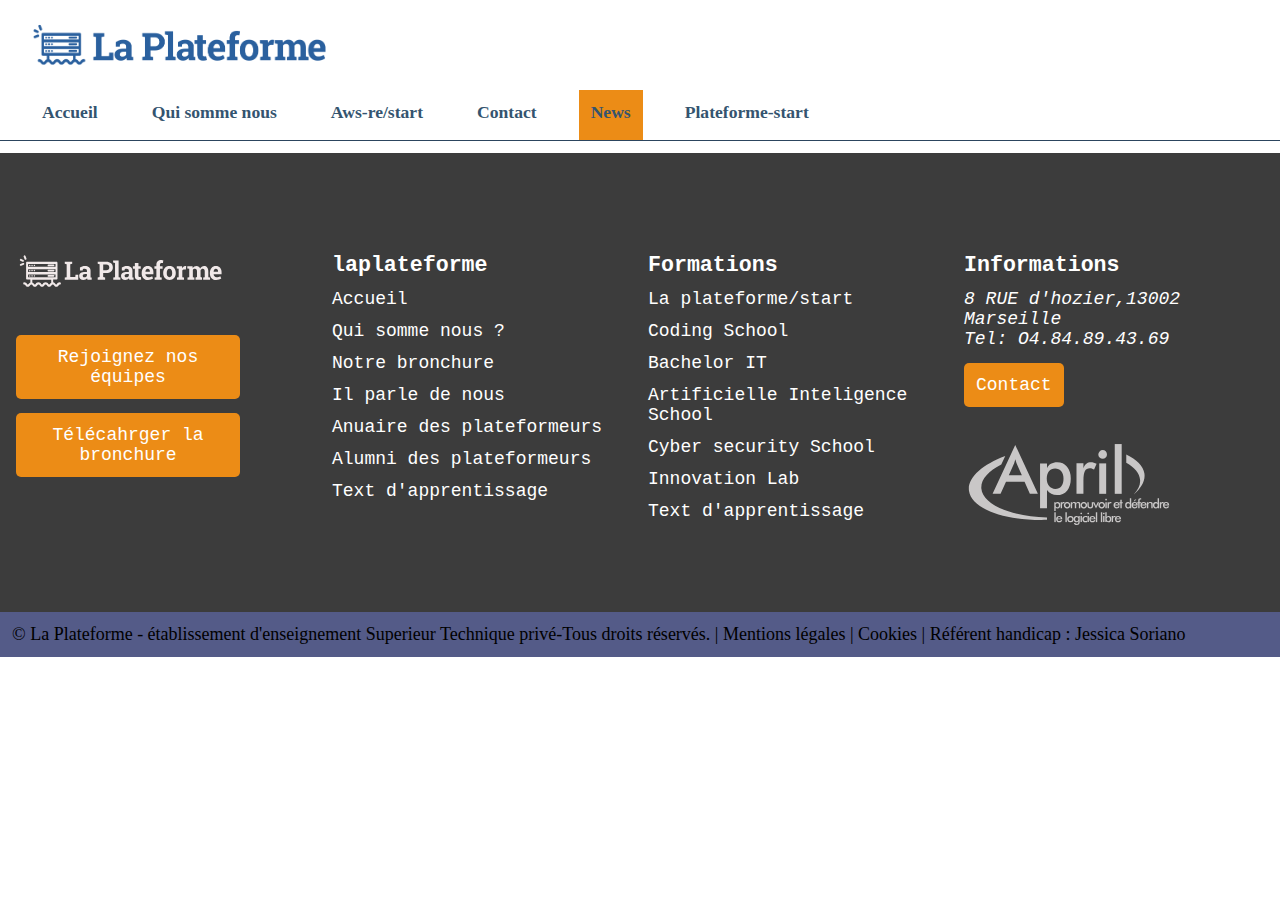
<file: news.html>
<!DOCTYPE html>
<html lang="en">
<head>
    <meta charset="UTF-8">
    <meta http-equiv="X-UA-Compatible" content="IE=edge">
    <meta name="viewport" content="width=device-width, initial-scale=1.0">
    <link rel="stylesheet" href="style.css">
    <title>news</title>
</head>
<body>

    <header id="header">
        <h1>
            <a href="/index.html" class="logos">
                <img src="images/logo_laplateforme_bleu.png" width="300" height="50" alt="logo laplateforme">
            </a>
        </h1>
        <nav class="nav">
            <ul>
                <li><a href="accueil.html">Accueil</a></li>
                <li><a href="qui-somme-nous.html"> Qui somme nous</a></li>
                <li><a href="aws-restart.html"> Aws-re/start</a></li>
                <li><a href="contact.html"> Contact</a></li>
                <li class="active"><a href="news.html"> News</a></li>
                <li><a href="plateforme-start.html"> Plateforme-start</a></li>
            </ul>
        </nav>
    </header>

    <!-- footer -->
    <footer class="footer">
        <div class="row">
            <div class="col-foot">
                <img src="images/Logo_LaPLateforme_footer.svg" alt="logo de laplateforme">
                <p>
                    <i class="fa fa-facebook"></i>
                    <i class="fa fa-facebook"></i>
                    <i class="fa fa-facebook"></i>
                    <i class="fa fa-facebook"></i>
                    <i class="fa fa-facebook"></i>
                </p>
                <p>
                    <a href="#">Rejoignez nos équipes</a><br>
                    <a href="#">Télécahrger la bronchure</a>
                </p>
            </div>
            <div class="col-foot">
                <h4>laplateforme</h4>
                <ul>
                    <li><a href="#">Accueil</a></li>
                    <li><a href="#">Qui somme nous ?</a></li>
                    <li><a href="#">Notre bronchure</a></li>
                    <li><a href="#">Il parle de nous</a></li>
                    <li><a href="#">Anuaire des plateformeurs</a></li>
                    <li><a href="#">Alumni des plateformeurs</a></li>
                    <li><a href="#">Text d'apprentissage</a></li>
                </ul>
            </div>
            <div class="col-foot">
                <h4>Formations</h4>
                <ul>
                    <li><a href="#">La plateforme/start</a></li>
                    <li><a href="#">Coding School</a></li>
                    <li><a href="#">Bachelor IT</a></li>
                    <li><a href="#">Artificielle Inteligence School</a></li>
                    <li><a href="#">Cyber security School</a></li>
                    <li><a href="#">Innovation Lab</a></li>
                    <li><a href="#">Text d'apprentissage</a></li>
                </ul>
            </div>
            <div class="col-foot">
                <h4>Informations</h4>
                <address>
                    8 RUE d'hozier,13002 Marseille <br>
                    Tel: O4.84.89.43.69
                </address>
                <a href="#" class="contact">Contact</a>
                <img src="images/Logo_April_footer2.svg" alt="Logos april" title="Logos_april footer">
            </div>
        </div>
        <div class="copyright">
            &copy; La Plateforme - établissement d'enseignement Superieur Technique privé-Tous droits réservés.  | Mentions légales | Cookies | Référent handicap : Jessica Soriano
        </div>
    </footer>
    
</body>
</html>
</file>
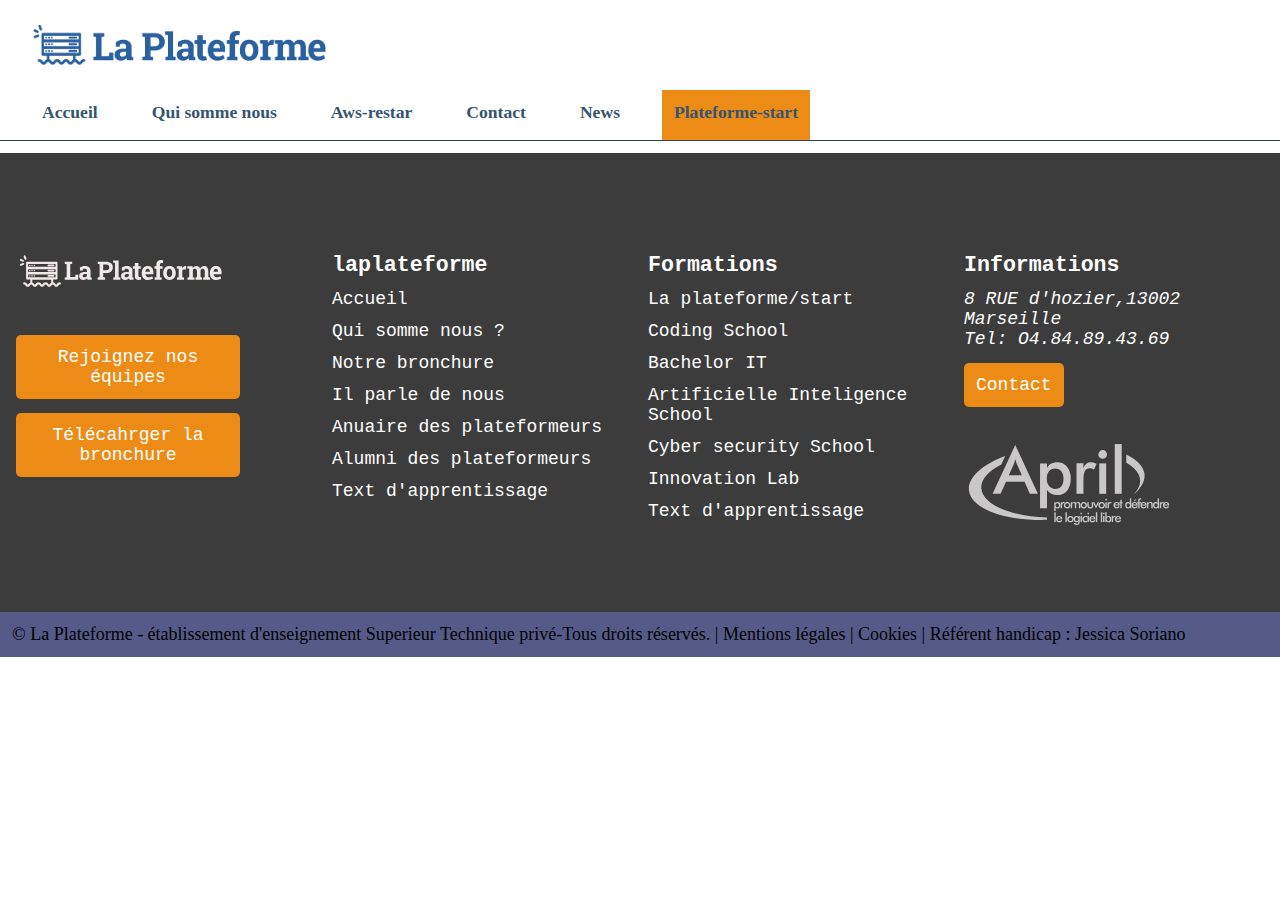
<file: plateforme-start.html>
<!DOCTYPE html>
<html lang="en">
<head>
    <meta charset="UTF-8">
    <meta http-equiv="X-UA-Compatible" content="IE=edge">
    <meta name="viewport" content="width=device-width, initial-scale=1.0">
    <link rel="stylesheet" href="style.css">
    <title>plateforme-start</title>
</head>
<body>

    <header id="header">
        <h1>
            <a href="/index.html" class="logos">
                <img src="images/logo_laplateforme_bleu.png" width="300" height="50" alt="logo laplateforme">
            </a>
        </h1>
        <nav class="nav">
            <ul>
                <li><a href="accueil.html">Accueil</a></li>
                <li><a href="qui-somme-nous.html"> Qui somme nous</a></li>
                <li><a href="aws-restart.html"> Aws-restar</a></li>
                <li><a href="contact.html"> Contact</a></li>
                <li><a href="news.html"> News</a></li>
                <li class="active"><a href="plateforme-start.html"> Plateforme-start</a></li>
            </ul>
        </nav>
    </header>




    <!-- footer -->
    <footer class="footer">
        <div class="row">
            <div class="col-foot">
                <img src="images/Logo_LaPLateforme_footer.svg" alt="logo de laplateforme">
                <p>
                    <i class="fa fa-facebook"></i>
                    <i class="fa fa-facebook"></i>
                    <i class="fa fa-facebook"></i>
                    <i class="fa fa-facebook"></i>
                    <i class="fa fa-facebook"></i>
                </p>
                <p>
                    <a href="#">Rejoignez nos équipes</a><br>
                    <a href="#">Télécahrger la bronchure</a>
                </p>
            </div>
            <div class="col-foot">
                <h4>laplateforme</h4>
                <ul>
                    <li><a href="#">Accueil</a></li>
                    <li><a href="#">Qui somme nous ?</a></li>
                    <li><a href="#">Notre bronchure</a></li>
                    <li><a href="#">Il parle de nous</a></li>
                    <li><a href="#">Anuaire des plateformeurs</a></li>
                    <li><a href="#">Alumni des plateformeurs</a></li>
                    <li><a href="#">Text d'apprentissage</a></li>
                </ul>
            </div>
            <div class="col-foot">
                <h4>Formations</h4>
                <ul>
                    <li><a href="#">La plateforme/start</a></li>
                    <li><a href="#">Coding School</a></li>
                    <li><a href="#">Bachelor IT</a></li>
                    <li><a href="#">Artificielle Inteligence School</a></li>
                    <li><a href="#">Cyber security School</a></li>
                    <li><a href="#">Innovation Lab</a></li>
                    <li><a href="#">Text d'apprentissage</a></li>
                </ul>
            </div>
            <div class="col-foot">
                <h4>Informations</h4>
                <address>
                    8 RUE d'hozier,13002 Marseille <br>
                    Tel: O4.84.89.43.69
                </address>
                <a href="#" class="contact">Contact</a>
                <img src="images/Logo_April_footer2.svg" alt="Logos april" title="Logos_april footer">
            </div>
        </div>
        <div class="copyright">
            &copy; La Plateforme - établissement d'enseignement Superieur Technique privé-Tous droits réservés.  | Mentions légales | Cookies | Référent handicap : Jessica Soriano
        </div>
    </footer>
    
</body>
</html>
</file>
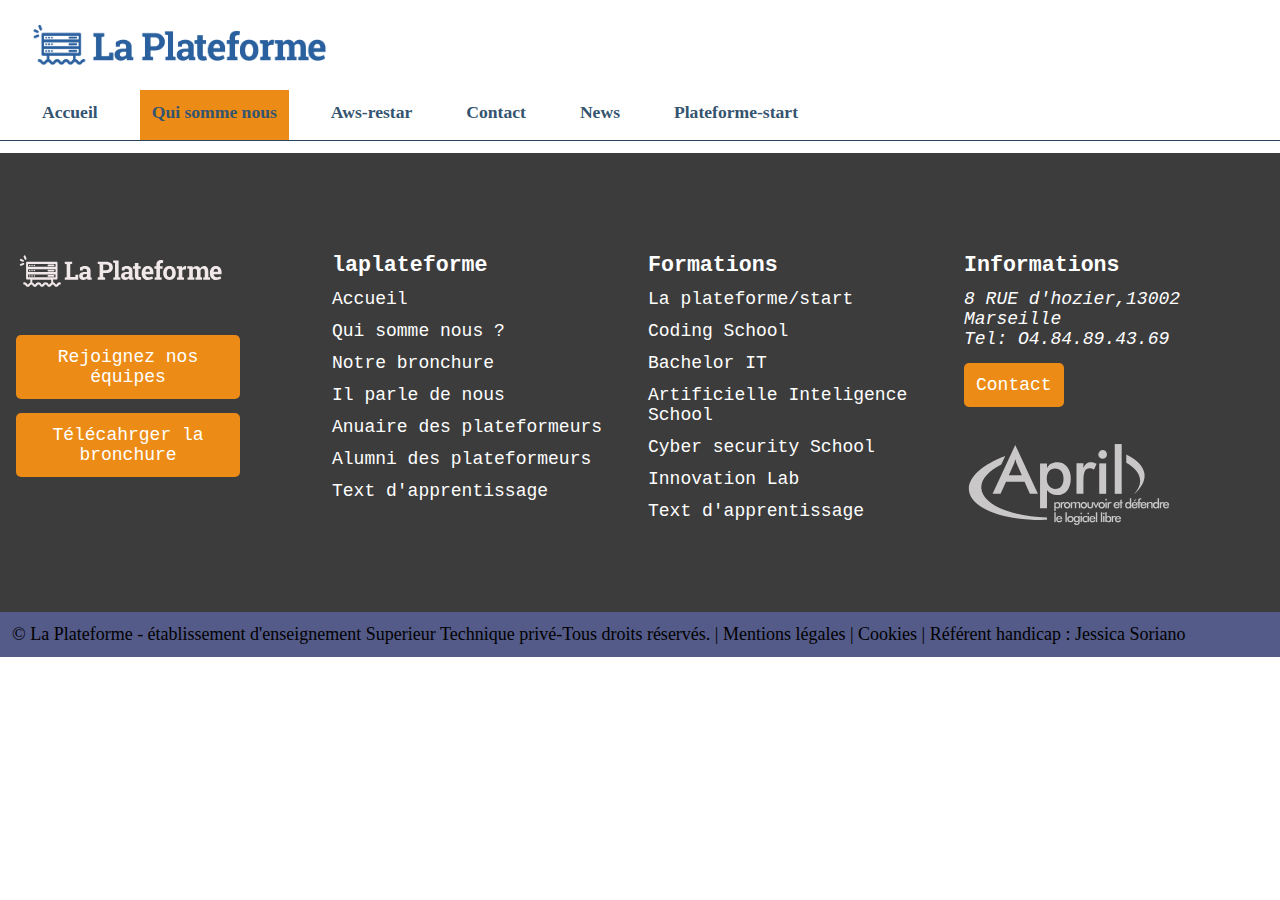
<file: qui-somme-nous.html>
<!DOCTYPE html>
<html lang="en">
<head>
    <meta charset="UTF-8">
    <meta http-equiv="X-UA-Compatible" content="IE=edge">
    <meta name="viewport" content="width=device-width, initial-scale=1.0">
    <link rel="stylesheet" href="style.css">
    <title>qui-somme-nous</title>
</head>
<body>
    <!-- header -->
    <header id="header">
        <h1>
            <a href="/index.html" class="logos">
                <img src="images/logo_laplateforme_bleu.png" width="300" height="50" alt="logo laplateforme">
            </a>
        </h1>
        <nav class="nav">
            <ul>
                <li><a href="accueil.html">Accueil</a></li>
                <li class="active"><a href="qui-somme-nous.html"> Qui somme nous</a></li>
                <li><a href="aws-restart.html"> Aws-restar</a></li>
                <li><a href="contact.html"> Contact</a></li>
                <li><a href="news.html"> News</a></li>
                <li><a href="plateforme-start.html"> Plateforme-start</a></li>
            </ul>
        </nav>
    </header>


    <!-- footer -->
    <footer class="footer">
        <div class="row">
            <div class="col-foot">
                <img src="images/Logo_LaPLateforme_footer.svg" alt="logo de laplateforme">
                <p>
                    <i class="fa fa-facebook"></i>
                    <i class="fa fa-facebook"></i>
                    <i class="fa fa-facebook"></i>
                    <i class="fa fa-facebook"></i>
                    <i class="fa fa-facebook"></i>
                </p>
                <p>
                    <a href="#">Rejoignez nos équipes</a><br>
                    <a href="#">Télécahrger la bronchure</a>
                </p>
            </div>
            <div class="col-foot">
                <h4>laplateforme</h4>
                <ul>
                    <li><a href="#">Accueil</a></li>
                    <li><a href="#">Qui somme nous ?</a></li>
                    <li><a href="#">Notre bronchure</a></li>
                    <li><a href="#">Il parle de nous</a></li>
                    <li><a href="#">Anuaire des plateformeurs</a></li>
                    <li><a href="#">Alumni des plateformeurs</a></li>
                    <li><a href="#">Text d'apprentissage</a></li>
                </ul>
            </div>
            <div class="col-foot">
                <h4>Formations</h4>
                <ul>
                    <li><a href="#">La plateforme/start</a></li>
                    <li><a href="#">Coding School</a></li>
                    <li><a href="#">Bachelor IT</a></li>
                    <li><a href="#">Artificielle Inteligence School</a></li>
                    <li><a href="#">Cyber security School</a></li>
                    <li><a href="#">Innovation Lab</a></li>
                    <li><a href="#">Text d'apprentissage</a></li>
                </ul>
            </div>
            <div class="col-foot">
                <h4>Informations</h4>
                <address>
                    8 RUE d'hozier,13002 Marseille <br>
                    Tel: O4.84.89.43.69
                </address>
                <a href="#" class="contact">Contact</a>
                <img src="images/Logo_April_footer2.svg" alt="Logos april" title="Logos_april footer">
            </div>
        </div>
        <div class="copyright">
            &copy; La Plateforme - établissement d'enseignement Superieur Technique privé-Tous droits réservés.  | Mentions légales | Cookies | Référent handicap : Jessica Soriano
        </div>
    </footer>
    
</body>
</html>
</file>
<file: style.css>
*{
    margin: 0;
}
/* header */
#header{
    display: flex;
    border-bottom: 1px solid #2c455e;
    margin-bottom:12px;
    flex-wrap: wrap;
    padding-top: 20px;
    min-height: 30px;
}
#header .logos{
    display: inline-block;
    margin-right:200px;
    padding-left: 30px;
    width: 330px;
    height: 70px;
    justify-content: center;
    
}
#header .nav ul{
    display: flex;
    justify-content: space-evenly;
    flex-wrap: wrap;
    margin: 0;
    padding: 0;
}
.nav ul li{
    display: inline-block;
    margin-left: 30px;
    padding:12px;
}
.nav ul li a{
    text-decoration: none;
    font-size: 1.1em;
    color:#34546f;
    font-weight:900;
}
.active{
    background-color: #ec8c16;
    height: 26px;
}

/* ================================================================ Index    ===================================================== */
/* banier */

.banier{
    display: flex;
    flex-direction: row-reverse;
    justify-content: space-evenly;
    width: 100%;
}
.banier .col{
    background-color: #2e69ad;
    padding-left: 30px;
    padding-top: 40px;
    color: #ffff;
}
.banier .col p{
    margin: 50px;
    font-size: 27px;
    text-align: justify;
    margin-top: 20px;
}
.banier .centre{
    margin-left: 100px;
    text-align: center;
    width: 400px;
}
.banier .centre button{
    background-color: #ec8c16;
    border: #ec8c16;
    height: 50px;
    margin: 12px;
    font-size: 1em;
    border-radius: 5px;
    text-transform: uppercase;
    font-weight: bold;
}
.banier .centre span{
    font-size: 12px;
    margin: 0;
    text-align:center;
    font-family: 'Courier New', Courier, monospace;
    display: inline-block;
    width: 300px;
}

/* main */

.main{
    background-color: #ffff;
}
.main h2{
    text-align: center;
    margin-top:70px;
    font-size: 40px;
    margin-bottom: 60px;
    color: #2e69ad;
}

.formation{
    display: flex;
    flex-direction: row;
    flex-wrap: wrap;
    margin: 0 auto;
}
.formation .box-article{
    width: 340px;
    margin: 0 auto;
    box-shadow: 0px 0px 10px 10px #f6f5fc;
    border-radius: 10px;
    padding: 20px 40px;
    height: 650px;
    color: #295e99;
    font-size: 30px;
}
.formation .box-article img{
    display: inline-block;
    margin-left: 35%;
    margin-bottom: 20px;
}
.formation .box-article h3{
    font-weight: bold;
    font-size: 24px;
    margin: 20px 0 ;
}
.formation .box-article p{
    margin: 20px 0;
    font-size: 20px;
}
.formation .box-article .p{
    height: 200px;
}
.formation .box-article a, .transformation a{
    display: inline-block;
    border-radius: 40px;
    background-color: #ec8c16;
    width: 300px;
    height: 30px;
    text-align: center;
    padding: 12px 15px;
    text-decoration: none;
    color: #ffff;
    text-transform: uppercase;
    font-size: 18px;
    margin: 0 auto;
}


/* formation */
.transformation{
    display: flex;
    flex-direction: column;
    text-align: center;
}
.transformation .box-info{
    width: 90%;
    display: flex;
    flex-direction: row;
    height: auto;
    margin: 0 auto;
    box-shadow: 10px 2px 10px 10px #f6f5fc;
    font-size: 20px;
    padding: 30px;
    margin-bottom: 20px;
    margin-top: 20px;
    text-align: justify;
    color: #295e99;
}
.transformation .box-info img{
    display: inline-block;
    margin: 0 50px;
}

/* temoignage */
.temoignage{
    margin-top: 100px;
    background-color: #ec8c16;
    text-align: center;
    padding: 50px;
    color: #ffff;
    font-size: 20px;
}
.temoignage h2{
    font-size: 40px;
    margin-bottom: 40px;
    letter-spacing: 1px;
}
.temoignage .video{
    display: flex;
    flex-direction: row;
    flex-wrap: wrap;
}
.temoignage .video iframe{
    margin: 0 auto;
    margin-top: 50px;
}

/* ================================================================== aws-restar   ========================================================   */
.bannier{
    background-image: url("images/blog-post_aws-restart-programme.jpg");
    color: #ffffff;
    height: 400px;
    font-size: 30px;
    padding-left: 10%;
    padding-top: 3%;
    background-repeat: no-repeat;
    background-size: cover;
}
.bannier img{
    display: inline-block;
    margin-bottom: 30px;
}
.bannier p{
    margin-left: 20px;
    width: 310px;
    letter-spacing: 1px;
}
.bannier .taille-moyen{
    font-size: 16px;
    margin-top: 20px;
}
.bannier button{
    background-color: #ec8c16;
    border: #ec8c16;
    height: 40px;
    margin: 12px;
    font-size: 18px;
    border-radius: 5px;
    text-transform: uppercase;
    color: #ffff;
    margin-left: 20px;
    cursor: pointer;
}
.box{
    margin: 0 auto;
    display: flex;
    flex-direction: column;
    justify-content: center;
    font-size: 20px;
    letter-spacing: 1px;
    line-height: 25px;
}
.box .para{
    display: flex;
    flex-direction: row;
    flex-wrap: wrap;
    width: 70%;
    margin: 0 auto;
    text-align: justify;
    margin-top:10px;
}
.box .para .paragraphe{
    width: 440px;
    margin: 20px;
    margin-bottom: 40px;
}
.critaire{
    display: flex;
    flex-direction: row;
    flex-wrap: wrap;
    padding-top: 100px;
    padding-bottom: 100px;
    background-color: #e2e3e8;
}
.critaire article{
    width: 350px;
}
.box .box-article,.box .row{
    display: flex;
    width: 90%;
    flex-direction: row;
    flex-wrap: wrap;
    margin: 0 auto;
    justify-content: space-evenly;
}
.box2{
    background-color: #ec8c16;
    width: 100%;
    margin: 0 auto;
    padding-bottom: 10px;
}
.box-article article,.row article{
    width: 450px;
    height: 550px;
    margin: 30px;
    background-color: #ffff;
    padding: 10px;
}
.inscrivez-vous,.sous-title{
    text-align: center;
    margin-bottom: 20px;
    font-size: 20px;
    
}
.row article{
    height: auto;
    background-color:#e2e3e8 ;
}
.inscrivez-vous button{
    width: 110px;
    height: 40px;
    background-color: #ec8c16;
    border: #ec8c16;
    margin-top:12px;
    font-weight: bold;
    font-size: 20px;
}

/* footer */
.footer{
    width: 100%;
    display: flex;
    flex-direction: column;
    font-size: 18px;
    
}
.footer .row{
    width: 100%;
    height: auto;
    display: flex;
    justify-content: space-evenly;
    flex-wrap: wrap;
    background-color: #3c3c3c;
    padding-top:50px;
    padding-bottom: 50px;
    color: #ffff;
    font-family: 'Courier New', Courier, monospace;
}
.footer .copyright{
    background-color: #545b88;
    padding:12Px;
}
.footer .col-foot h4{
    margin-top: 30px;
    margin-bottom: 12px;
    font-size: 1.2em;
    font-weight: bold;
}
.footer .col-foot{
    width: 300px;
    margin-top: 20px;
}
.col-foot p a, .col-foot .contact{
    display: inline-block;
    color: #ffff;
    text-decoration: none;
    background-color: #ec8c16;
    margin-top: 14px;
    padding: 12px;
    border-radius: 5px;
    text-align: center;
}
.footer .col-foot p a{
    width: 200px;
    
}
.footer .col-foot ul{
    padding: 0;
}
.footer .col-foot li{
    list-style: none;
    margin-top: 12px;
}
.footer .col-foot li a{
    color: #ffff;
    text-decoration: none;
}
.footer .col-foot img{
    margin-top: 30px;
    margin-bottom: 30px;
    display: block;
    width: 70%;
}
</file>
